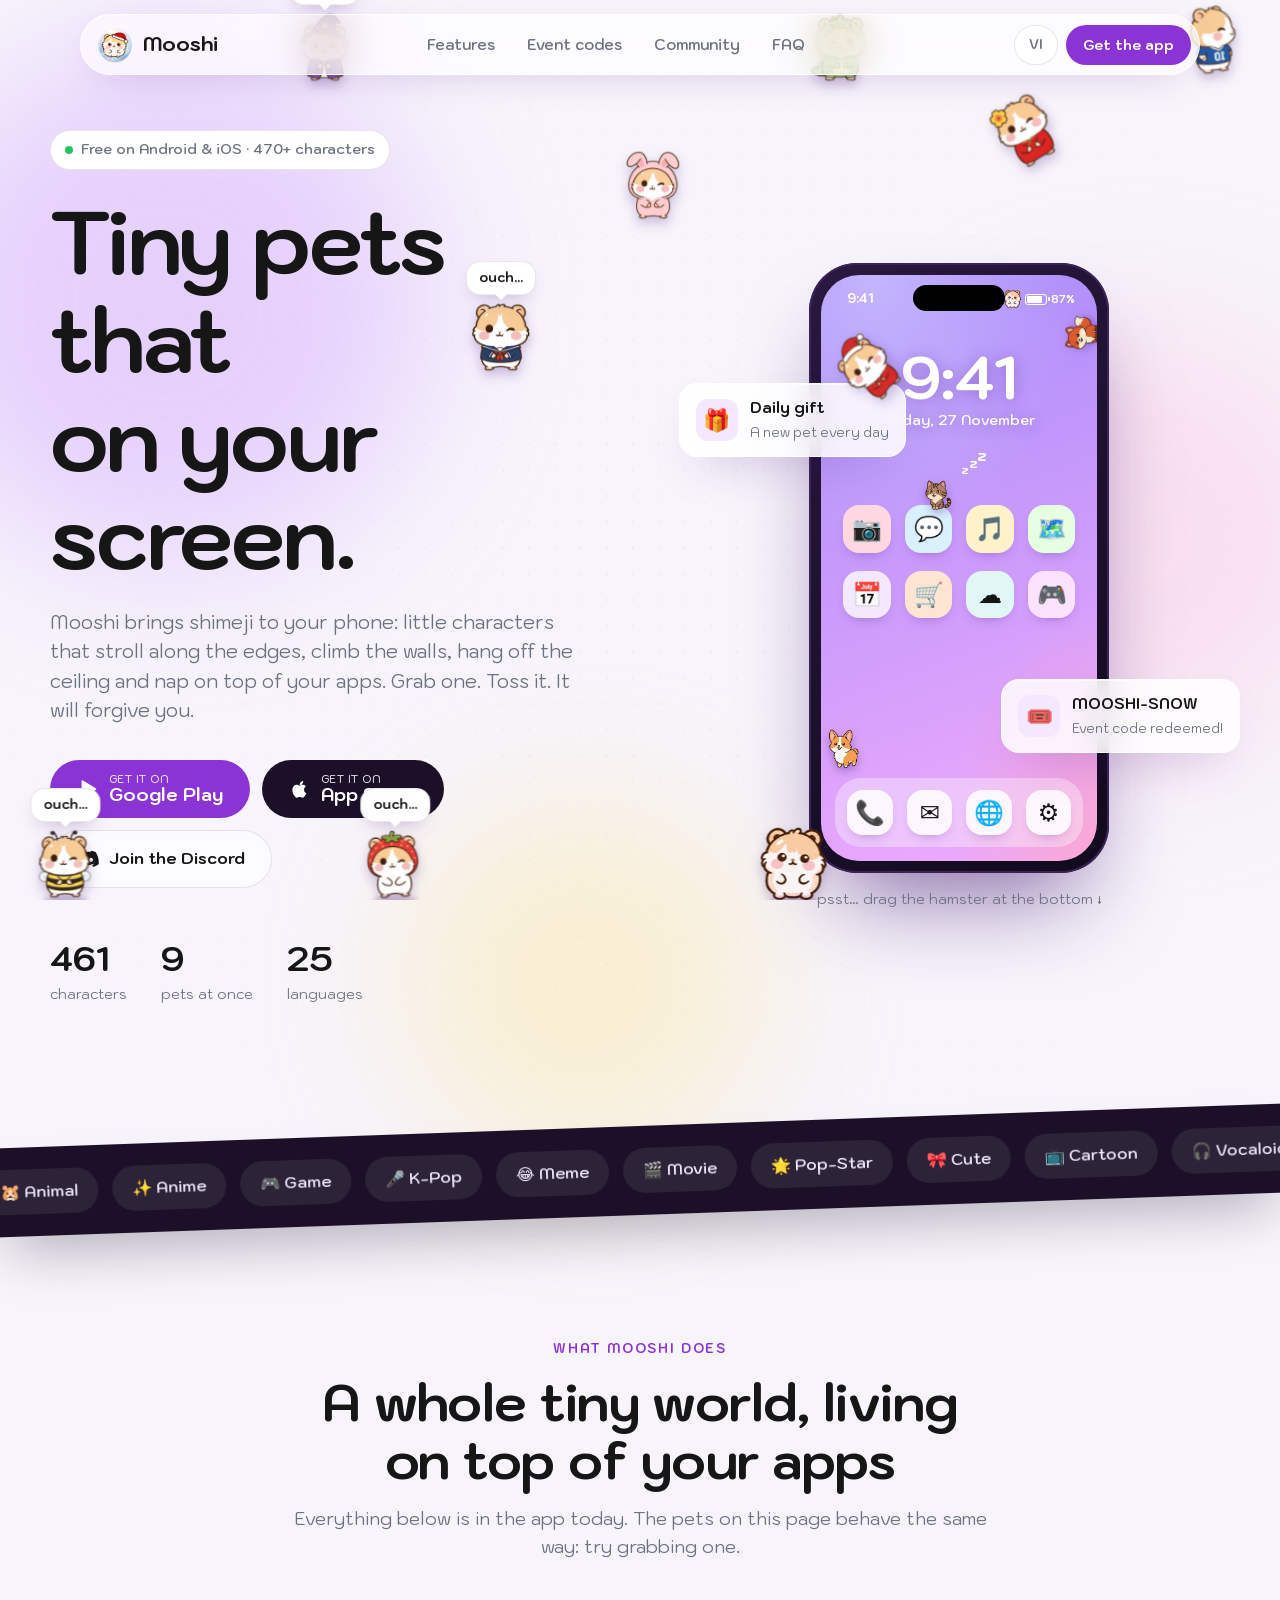
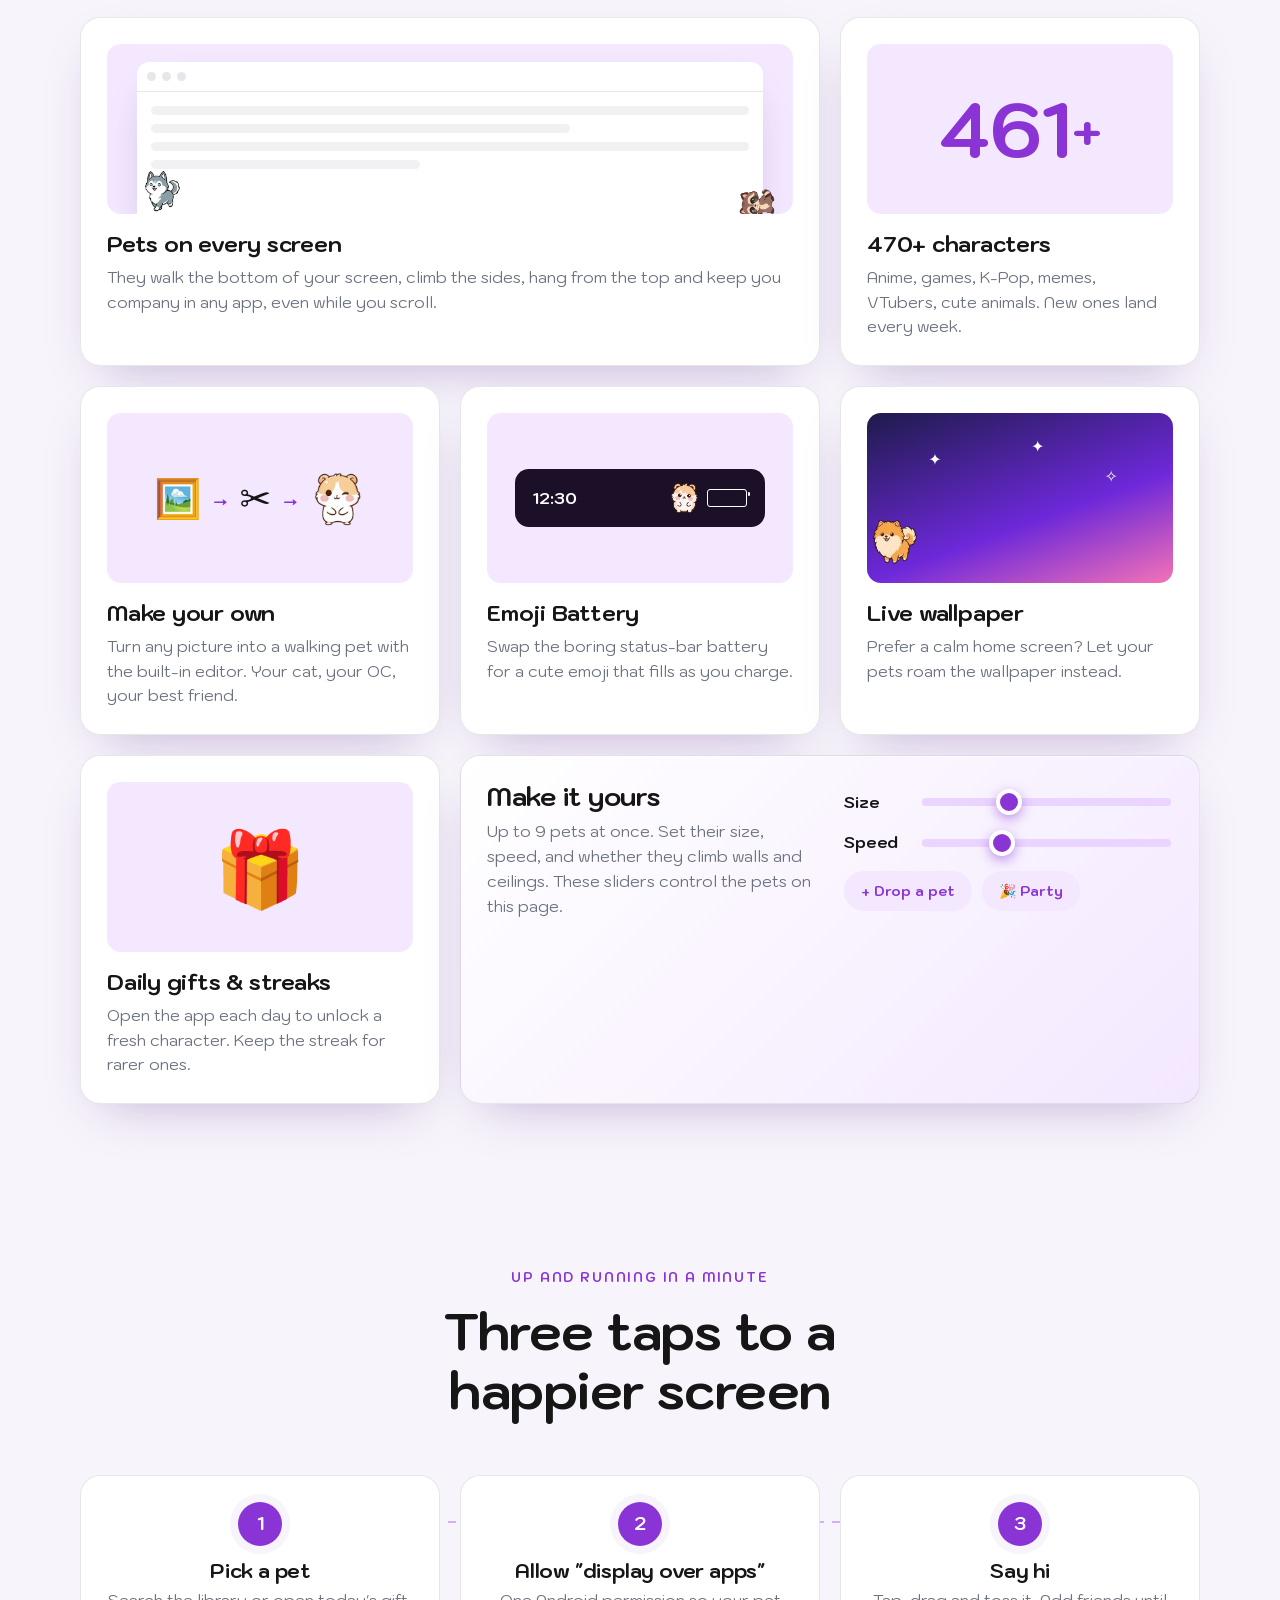
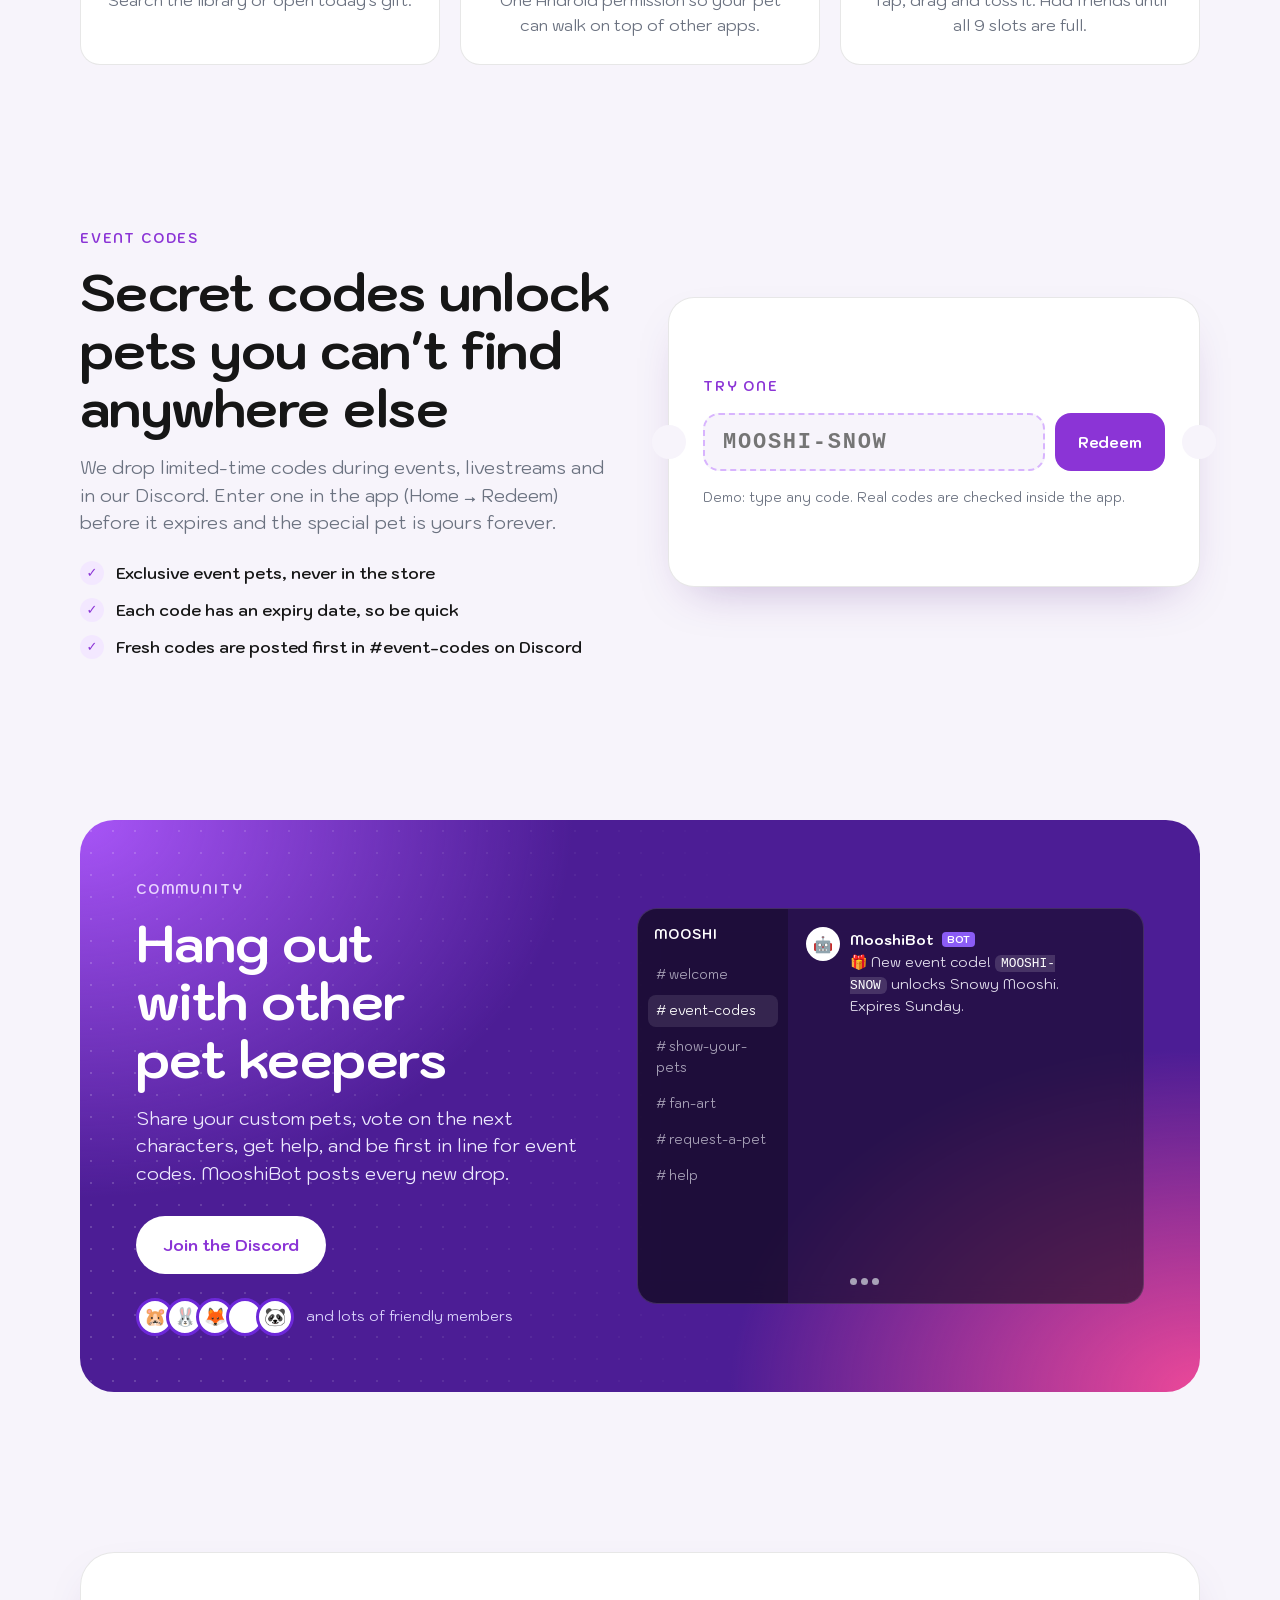
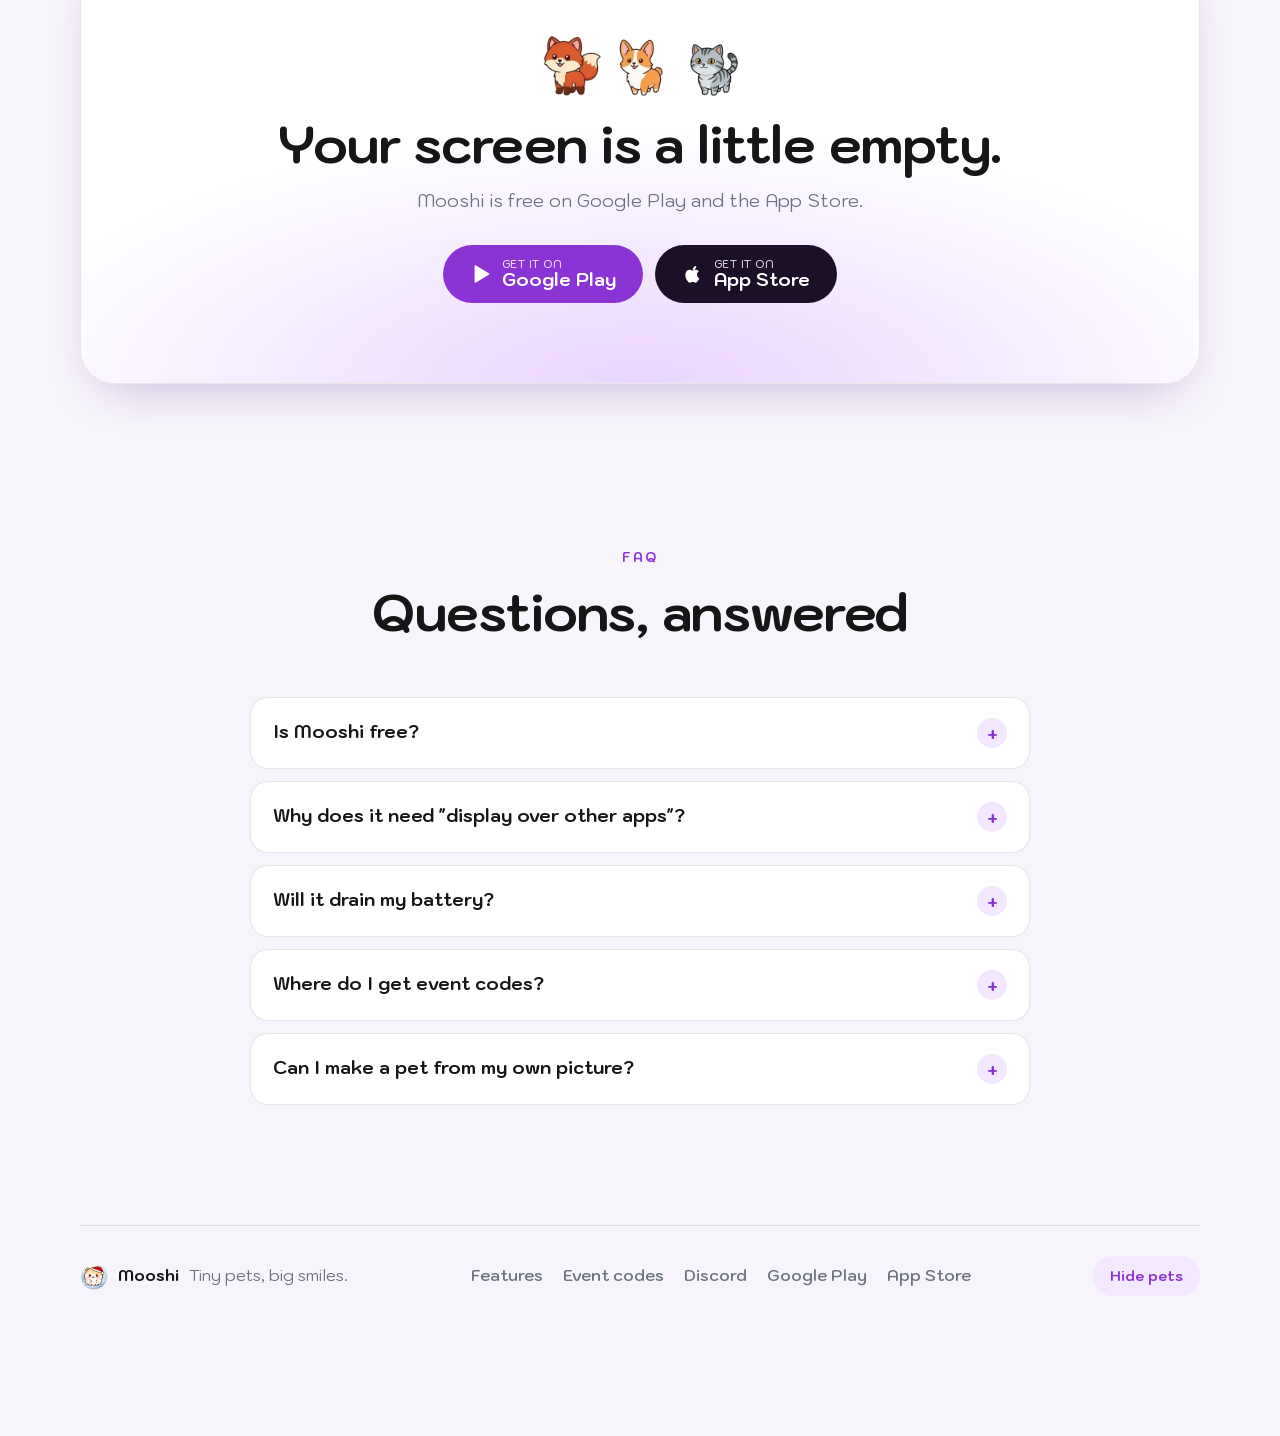
<file: index.html>
<!doctype html>
<html lang="en">
<head>
  <meta charset="utf-8" />
  <meta name="viewport" content="width=device-width, initial-scale=1, viewport-fit=cover" />
  <!-- Meta Pixel Code -->
  <script>
  !function(f,b,e,v,n,t,s)
  {if(f.fbq)return;n=f.fbq=function(){n.callMethod?
  n.callMethod.apply(n,arguments):n.queue.push(arguments)};
  if(!f._fbq)f._fbq=n;n.push=n;n.loaded=!0;n.version='2.0';
  n.queue=[];t=b.createElement(e);t.async=!0;
  t.src=v;s=b.getElementsByTagName(e)[0];
  s.parentNode.insertBefore(t,s)}(window, document,'script',
  'https://connect.facebook.net/en_US/fbevents.js');
  fbq('init', '1317464923124459');
  fbq('track', 'PageView');
  </script>
  <noscript><img height="1" width="1" style="display:none"
  src="https://www.facebook.com/tr?id=1317464923124459&ev=PageView&noscript=1"
  /></noscript>
  <!-- End Meta Pixel Code -->
  <title>Mooshi — Shimeji screen pets that live on your phone</title>
  <meta name="description" content="Mooshi puts tiny animated shimeji pets on your phone. 470+ characters, build your own, Emoji Battery, live wallpaper, event codes and a friendly Discord community. Free on Google Play and the App Store." />
  <meta name="theme-color" content="#8B34D6" />
  <meta property="og:title" content="Mooshi — Shimeji screen pets" />
  <meta property="og:description" content="Tiny pets that walk, climb and nap on your phone screen. Free on Google Play and the App Store." />
  <meta property="og:image" content="assets/icon.webp" />
  <link rel="icon" href="assets/icon.webp" type="image/webp" />
  <link rel="preconnect" href="https://fonts.googleapis.com" />
  <link rel="preconnect" href="https://fonts.gstatic.com" crossorigin />
  <link href="https://fonts.googleapis.com/css2?family=Kodchasan:wght@400;500;600;700&display=swap" rel="stylesheet" />
  <link rel="stylesheet" href="styles.css" />
</head>
<body>
  <!-- Live shimeji layer: mascots walk on the page, perch on [data-perch] elements and can be thrown. -->
  <div id="pet-layer" aria-hidden="true"></div>
  <div class="cursor-glow" aria-hidden="true"></div>

  <header class="nav" id="nav">
    <a class="brand" href="#top">
      <img src="assets/icon.webp" alt="" width="36" height="36" />
      <span>Mooshi</span>
    </a>
    <nav class="nav-links">
      <a href="#features" data-i18n="nav.features">Features</a>
      <a href="#codes" data-i18n="nav.codes">Event codes</a>
      <a href="#community" data-i18n="nav.community">Community</a>
      <a href="#faq" data-i18n="nav.faq">FAQ</a>
    </nav>
    <div class="nav-actions">
      <button class="lang" id="lang-toggle" type="button" aria-label="Switch language">VI</button>
      <a class="btn btn-primary btn-sm magnetic js-store" href="#" data-i18n="cta.get">Get the app</a>
    </div>
  </header>

  <main id="top">
    <!-- HERO -->
    <section class="hero">
      <div class="blob b1"></div><div class="blob b2"></div><div class="blob b3"></div>
      <div class="grain"></div>

      <div class="hero-copy">
        <span class="pill reveal"><span class="dot"></span><span data-i18n="hero.pill">Free on Android &amp; iOS · 470+ characters</span></span>
        <h1 class="reveal">
          <span data-i18n="hero.t1">Tiny pets that</span>
          <span class="rotator" aria-live="polite"><span class="rot-word grad" data-rot="walk">walk</span></span>
          <br /><span data-i18n="hero.t2">on your screen.</span>
        </h1>
        <p class="lead reveal" data-i18n="hero.lead">Mooshi brings shimeji to your phone: little characters that stroll along the edges, climb the walls, hang off the ceiling and nap on top of your apps. Grab one. Toss it. It will forgive you.</p>
        <div class="hero-cta reveal">
          <div class="store-row">
            <a class="btn btn-primary btn-lg magnetic js-play" href="#" data-perch>
              <svg class="play" viewBox="0 0 24 24" aria-hidden="true"><path d="M5 3.5v17a1 1 0 0 0 1.5.86l14-8.5a1 1 0 0 0 0-1.72l-14-8.5A1 1 0 0 0 5 3.5z"/></svg>
              <span><small data-i18n="cta.small">Get it on</small><b>Google Play</b></span>
            </a>
            <a class="btn btn-store btn-lg magnetic js-ios" href="#">
              <svg viewBox="0 0 24 24" aria-hidden="true"><path d="M16.37 12.72c-.03-2.35 1.92-3.48 2.01-3.54-1.1-1.6-2.8-1.82-3.4-1.84-1.45-.15-2.83.85-3.56.85-.74 0-1.87-.83-3.08-.81-1.58.02-3.04.92-3.86 2.34-1.65 2.86-.42 7.09 1.18 9.41.79 1.14 1.72 2.42 2.95 2.37 1.18-.05 1.63-.76 3.06-.76s1.83.76 3.08.74c1.27-.02 2.08-1.16 2.86-2.3.9-1.32 1.27-2.6 1.29-2.66-.03-.01-2.48-.95-2.53-3.8zM14.5 6.3c.65-.79 1.09-1.88.97-2.97-.94.04-2.08.63-2.75 1.42-.6.7-1.13 1.82-.99 2.89 1.05.08 2.12-.53 2.77-1.34z"/></svg>
              <span><small data-i18n="cta.small">Get it on</small><b>App Store</b></span>
            </a>
          </div>
          <a class="btn btn-ghost btn-lg magnetic js-discord" href="#" target="_blank" rel="noopener">
            <svg viewBox="0 0 24 24" aria-hidden="true"><path d="M20.3 4.4A19.6 19.6 0 0 0 15.5 3l-.6 1.2a18 18 0 0 0-5.8 0L8.5 3a19.6 19.6 0 0 0-4.8 1.4C.7 9 0 13.4.3 17.8A19.8 19.8 0 0 0 6.2 20.8l1.3-2.1a12.8 12.8 0 0 1-2-1l.5-.4a14 14 0 0 0 12 0l.5.4c-.6.4-1.3.7-2 1l1.3 2.1a19.7 19.7 0 0 0 5.9-3c.4-5.1-.7-9.5-3.4-13.4zM8.7 15.1c-1.2 0-2.1-1-2.1-2.3s.9-2.3 2.1-2.3 2.1 1.1 2.1 2.3-.9 2.3-2.1 2.3zm6.6 0c-1.2 0-2.1-1-2.1-2.3s.9-2.3 2.1-2.3 2.1 1.1 2.1 2.3-.9 2.3-2.1 2.3z"/></svg>
            <span data-i18n="cta.discord">Join the Discord</span>
          </a>
        </div>
        <ul class="stats reveal">
          <li><b data-count="470" data-suffix="+">0</b><span data-i18n="stat.chars">characters</span></li>
          <li><b data-count="9">0</b><span data-i18n="stat.slots">pets at once</span></li>
          <li><b data-count="25" data-suffix="+">0</b><span data-i18n="stat.langs">languages</span></li>
        </ul>
      </div>

      <div class="hero-visual reveal">
        <div class="phone tilt" data-perch>
          <div class="phone-notch"></div>
          <div class="phone-screen">
            <div class="statusbar">
              <span>9:41</span>
              <span class="battery-emoji"><img src="assets/sprites/s0.webp" alt="" /><i class="batt"><i></i></i><em>87%</em></span>
            </div>
            <div class="clock"><b>9:41</b><span data-i18n="phone.date">Friday, 27 November</span></div>
            <div class="app-grid">
              <i style="--c:#ffd7e0">📷</i><i style="--c:#d9f0ff">💬</i><i style="--c:#fff1c9">🎵</i><i style="--c:#e6ffe0">🗺️</i>
              <i style="--c:#f3e8ff">📅</i><i style="--c:#ffe4d1">🛒</i><i style="--c:#e0f7f5">☁️</i><i style="--c:#fde2ff">🎮</i>
            </div>
            <!-- mini shimeji living inside the phone -->
            <div class="mini m-walk"><img src="assets/sprites/skins/corgi/stand.webp" alt="" /></div>
            <div class="mini m-sit"><img src="assets/sprites/skins/tabby/sit.webp" alt="" /><span class="zz">z<b>z</b><i>z</i></span></div>
            <div class="mini m-hang"><img src="assets/sprites/skins/fox/stand.webp" alt="" /></div>
            <div class="dock"><i>📞</i><i>✉️</i><i>🌐</i><i>⚙️</i></div>
          </div>
        </div>
        <div class="float-card fc1 tilt"><span class="emoji">🎁</span><div><b data-i18n="fc.gift">Daily gift</b><small data-i18n="fc.giftsub">A new pet every day</small></div></div>
        <div class="float-card fc2 tilt"><span class="emoji">🎟️</span><div><b>MOOSHI-SNOW</b><small data-i18n="fc.codesub">Event code redeemed!</small></div></div>
        <div class="hint" data-i18n="hero.hint">psst… drag the hamster at the bottom ↓</div>
      </div>
    </section>

    <!-- MARQUEE -->
    <section class="marquee" aria-label="Character categories">
      <div class="track">
        <span>🐹 Animal</span><span>✨ Anime</span><span>🎮 Game</span><span>🎤 K-Pop</span><span>😂 Meme</span><span>🎬 Movie</span><span>🌟 Pop-Star</span><span>🎀 Cute</span><span>📺 Cartoon</span><span>🎧 Vocaloid</span><span>🎥 VTuber</span><span>👻 Creepypasta</span><span>🤖 Robots</span>
        <span>🐹 Animal</span><span>✨ Anime</span><span>🎮 Game</span><span>🎤 K-Pop</span><span>😂 Meme</span><span>🎬 Movie</span><span>🌟 Pop-Star</span><span>🎀 Cute</span><span>📺 Cartoon</span><span>🎧 Vocaloid</span><span>🎥 VTuber</span><span>👻 Creepypasta</span><span>🤖 Robots</span>
      </div>
    </section>

    <!-- FEATURES -->
    <section class="section" id="features">
      <header class="section-head reveal">
        <span class="eyebrow" data-i18n="feat.eyebrow">What Mooshi does</span>
        <h2 data-i18n="feat.title">A whole tiny world, living on top of your apps</h2>
        <p data-i18n="feat.sub">Everything below is in the app today. The pets on this page behave the same way: try grabbing one.</p>
      </header>

      <div class="bento">
        <article class="card c-wide tilt reveal" data-perch>
          <div class="card-art art-overlay">
            <div class="mini-browser">
              <div class="mb-bar"><i></i><i></i><i></i></div>
              <div class="mb-lines"><i></i><i></i><i></i><i></i></div>
              <img class="mb-pet walk-x" src="assets/sprites/skins/husky/w1.webp" alt="" />
              <img class="mb-pet climb" src="assets/sprites/skins/raccoon/stand.webp" alt="" />
            </div>
          </div>
          <h3 data-i18n="f1.t">Pets on every screen</h3>
          <p data-i18n="f1.d">They walk the bottom of your screen, climb the sides, hang from the top and keep you company in any app, even while you scroll.</p>
        </article>

        <article class="card tilt reveal" data-perch>
          <div class="card-art art-count"><b data-count="470">0</b><span>+</span></div>
          <h3 data-i18n="f2.t">470+ characters</h3>
          <p data-i18n="f2.d">Anime, games, K-Pop, memes, VTubers, cute animals. New ones land every week.</p>
        </article>

        <article class="card tilt reveal" data-perch>
          <div class="card-art art-create">
            <span class="step s1">🖼️</span><span class="arrow">→</span><span class="step s2">✂️</span><span class="arrow">→</span><img class="step s3" src="assets/sprites/skins/mooshi/stand.webp" alt="" />
          </div>
          <h3 data-i18n="f3.t">Make your own</h3>
          <p data-i18n="f3.d">Turn any picture into a walking pet with the built-in editor. Your cat, your OC, your best friend.</p>
        </article>

        <article class="card tilt reveal" data-perch>
          <div class="card-art art-battery">
            <div class="sb"><span>12:30</span><span class="sb-r"><img src="assets/sprites/s0.webp" alt="" /><i class="batt big"><i class="fill"></i></i></span></div>
          </div>
          <h3 data-i18n="f4.t">Emoji Battery</h3>
          <p data-i18n="f4.d">Swap the boring status-bar battery for a cute emoji that fills as you charge.</p>
        </article>

        <article class="card tilt reveal" data-perch>
          <div class="card-art art-wall">
            <div class="wall"><img src="assets/sprites/skins/pom/stand.webp" alt="" /><span class="star s-a">✦</span><span class="star s-b">✧</span><span class="star s-c">✦</span></div>
          </div>
          <h3 data-i18n="f5.t">Live wallpaper</h3>
          <p data-i18n="f5.d">Prefer a calm home screen? Let your pets roam the wallpaper instead.</p>
        </article>

        <article class="card tilt reveal" data-perch>
          <div class="card-art art-gift"><span class="gift">🎁</span><span class="burst">✨</span></div>
          <h3 data-i18n="f6.t">Daily gifts &amp; streaks</h3>
          <p data-i18n="f6.d">Open the app each day to unlock a fresh character. Keep the streak for rarer ones.</p>
        </article>

        <article class="card c-wide tune reveal" data-perch>
          <div class="tune-row">
            <div>
              <h3 data-i18n="f7.t">Make it yours</h3>
              <p data-i18n="f7.d">Up to 9 pets at once. Set their size, speed, and whether they climb walls and ceilings. These sliders control the pets on this page.</p>
            </div>
            <div class="controls">
              <label><span data-i18n="ctl.size">Size</span><input type="range" id="ctl-size" min="48" max="120" value="72" /></label>
              <label><span data-i18n="ctl.speed">Speed</span><input type="range" id="ctl-speed" min="0.4" max="2.4" step="0.1" value="1" /></label>
              <div class="ctl-buttons">
                <button class="btn btn-soft btn-sm" id="ctl-add" type="button" data-i18n="ctl.add">+ Drop a pet</button>
                <button class="btn btn-soft btn-sm" id="ctl-party" type="button" data-i18n="ctl.party">🎉 Party</button>
              </div>
            </div>
          </div>
        </article>
      </div>
    </section>

    <!-- HOW -->
    <section class="section how" id="how">
      <header class="section-head reveal">
        <span class="eyebrow" data-i18n="how.eyebrow">Up and running in a minute</span>
        <h2 data-i18n="how.title">Three taps to a happier screen</h2>
      </header>
      <ol class="steps">
        <li class="reveal" data-perch><span class="num">1</span><h3 data-i18n="how.1t">Pick a pet</h3><p data-i18n="how.1d">Search the library or open today's gift.</p></li>
        <li class="reveal" data-perch><span class="num">2</span><h3 data-i18n="how.2t">Allow "display over apps"</h3><p data-i18n="how.2d">One Android permission so your pet can walk on top of other apps.</p></li>
        <li class="reveal" data-perch><span class="num">3</span><h3 data-i18n="how.3t">Say hi</h3><p data-i18n="how.3d">Tap, drag and toss it. Add friends until all 9 slots are full.</p></li>
      </ol>
    </section>

    <!-- EVENT CODES -->
    <section class="section codes" id="codes">
      <div class="codes-grid">
        <div class="codes-copy reveal">
          <span class="eyebrow" data-i18n="codes.eyebrow">Event codes</span>
          <h2 data-i18n="codes.title">Secret codes unlock pets you can't find anywhere else</h2>
          <p data-i18n="codes.d">We drop limited-time codes during events, livestreams and in our Discord. Enter one in the app (Home → Redeem) before it expires and the special pet is yours forever.</p>
          <ul class="ticks">
            <li data-i18n="codes.l1">Exclusive event pets, never in the store</li>
            <li data-i18n="codes.l2">Each code has an expiry date, so be quick</li>
            <li data-i18n="codes.l3">Fresh codes are posted first in #event-codes on Discord</li>
          </ul>
        </div>

        <div class="redeem reveal" data-perch>
          <div class="ticket" id="ticket">
            <div class="ticket-front">
              <span class="ticket-label" data-i18n="codes.try">Try one</span>
              <form id="redeem-form" autocomplete="off">
                <input id="redeem-input" maxlength="24" spellcheck="false" placeholder="MOOSHI-SNOW" aria-label="Event code" />
                <button class="btn btn-primary" type="submit" data-i18n="codes.btn">Redeem</button>
              </form>
              <small class="muted" data-i18n="codes.hint">Demo: type any code. Real codes are checked inside the app.</small>
            </div>
            <div class="ticket-back">
              <div class="reward">
                <div class="reward-art"><img src="assets/sprites/skins/fold/sit.webp" alt="" /><span class="snow">❄</span></div>
                <div>
                  <span class="badge" data-i18n="codes.badge">Event exclusive</span>
                  <h3 id="reward-name">Snowy Mooshi</h3>
                  <p class="muted"><span data-i18n="codes.exp">Code expires in</span> <b id="countdown">--</b></p>
                </div>
              </div>
              <div class="reward-actions">
                <a class="btn btn-primary" id="open-in-app" href="#" data-i18n="codes.open">Claim in the app</a>
                <button class="btn btn-ghost" id="ticket-reset" type="button" data-i18n="codes.again">Another code</button>
              </div>
            </div>
          </div>
        </div>
      </div>
    </section>

    <!-- COMMUNITY -->
    <section class="section community" id="community">
      <div class="comm-card reveal" data-perch>
        <div class="comm-copy">
          <span class="eyebrow light" data-i18n="comm.eyebrow">Community</span>
          <h2 data-i18n="comm.title">Hang out with other pet keepers</h2>
          <p data-i18n="comm.d">Share your custom pets, vote on the next characters, get help, and be first in line for event codes. MooshiBot posts every new drop.</p>
          <a class="btn btn-white btn-lg magnetic js-discord" href="#" target="_blank" rel="noopener" data-i18n="cta.discord">Join the Discord</a>
          <div class="avatars"><span>🐹</span><span>🐰</span><span>🦊</span><span>🐱</span><span>🐼</span><em data-i18n="comm.members">and lots of friendly members</em></div>
        </div>
        <div class="chat" aria-hidden="true">
          <div class="chat-side">
            <b>MOOSHI</b>
            <span># welcome</span><span class="on"># event-codes</span><span># show-your-pets</span><span># fan-art</span><span># request-a-pet</span><span># help</span>
          </div>
          <div class="chat-main">
            <div class="msg bot in"><i>🤖</i><div><b>MooshiBot <em>BOT</em></b><p data-i18n="chat.1">🎁 New event code! <code>MOOSHI-SNOW</code> unlocks Snowy Mooshi. Expires Sunday.</p></div></div>
            <div class="msg in"><i>🐰</i><div><b>bunbun</b><p data-i18n="chat.2">got it!! he's sliding down my wallpaper lol</p></div></div>
            <div class="msg in"><i>🦊</i><div><b>kit</b><p data-i18n="chat.3">made a pet of my dog with the editor, posting in #show-your-pets</p></div></div>
            <div class="msg bot in"><i>🤖</i><div><b>MooshiBot <em>BOT</em></b><p data-i18n="chat.4">🗳️ Vote for next week's character in #request-a-pet</p></div></div>
            <div class="typing"><i></i><i></i><i></i></div>
          </div>
        </div>
      </div>
    </section>

    <!-- DOWNLOAD -->
    <section class="section download" id="download">
      <div class="dl reveal" data-perch>
        <div class="dl-pets"><img src="assets/sprites/skins/fox/stand.webp" alt="" /><img src="assets/sprites/skins/corgi/stand.webp" alt="" /><img src="assets/sprites/skins/cat/stand.webp" alt="" /></div>
        <h2 data-i18n="dl.title">Your screen is a little empty.</h2>
        <p data-i18n="dl.d">Mooshi is free on Google Play and the App Store.</p>
        <div class="store-row">
          <a class="btn btn-primary btn-lg magnetic js-play" href="#">
            <svg class="play" viewBox="0 0 24 24" aria-hidden="true"><path d="M5 3.5v17a1 1 0 0 0 1.5.86l14-8.5a1 1 0 0 0 0-1.72l-14-8.5A1 1 0 0 0 5 3.5z"/></svg>
            <span><small data-i18n="cta.small">Get it on</small><b>Google Play</b></span>
          </a>
          <a class="btn btn-store btn-lg magnetic js-ios" href="#">
            <svg viewBox="0 0 24 24" aria-hidden="true"><path d="M16.37 12.72c-.03-2.35 1.92-3.48 2.01-3.54-1.1-1.6-2.8-1.82-3.4-1.84-1.45-.15-2.83.85-3.56.85-.74 0-1.87-.83-3.08-.81-1.58.02-3.04.92-3.86 2.34-1.65 2.86-.42 7.09 1.18 9.41.79 1.14 1.72 2.42 2.95 2.37 1.18-.05 1.63-.76 3.06-.76s1.83.76 3.08.74c1.27-.02 2.08-1.16 2.86-2.3.9-1.32 1.27-2.6 1.29-2.66-.03-.01-2.48-.95-2.53-3.8zM14.5 6.3c.65-.79 1.09-1.88.97-2.97-.94.04-2.08.63-2.75 1.42-.6.7-1.13 1.82-.99 2.89 1.05.08 2.12-.53 2.77-1.34z"/></svg>
            <span><small data-i18n="cta.small">Get it on</small><b>App Store</b></span>
          </a>
        </div>
      </div>
    </section>

    <!-- FAQ -->
    <section class="section faq" id="faq">
      <header class="section-head reveal"><span class="eyebrow">FAQ</span><h2 data-i18n="faq.title">Questions, answered</h2></header>
      <div class="faq-list">
        <details class="reveal"><summary data-i18n="q1">Is Mooshi free?</summary><p data-i18n="a1">Yes. Most pets are free. Some premium characters can be unlocked by watching a short ad or with Premium, which also removes ads.</p></details>
        <details class="reveal"><summary data-i18n="q2">Why does it need "display over other apps"?</summary><p data-i18n="a2">That Android permission is what lets a pet walk on top of other apps. Mooshi does not read what is on your screen.</p></details>
        <details class="reveal"><summary data-i18n="q3">Will it drain my battery?</summary><p data-i18n="a3">Pets are lightweight sprites. There is a battery saver in Settings that pauses them when your phone is low.</p></details>
        <details class="reveal"><summary data-i18n="q4">Where do I get event codes?</summary><p data-i18n="a4">In #event-codes on our Discord, during livestreams and at events. Open the app, tap Redeem on Home and type the code before it expires.</p></details>
        <details class="reveal"><summary data-i18n="q5">Can I make a pet from my own picture?</summary><p data-i18n="a5">Yes. Tap Create on Home, pick your images and the editor turns them into a walking, climbing pet.</p></details>
      </div>
    </section>
  </main>

  <footer class="footer">
    <div class="foot-brand"><img src="assets/icon.webp" alt="" width="28" height="28" /><b>Mooshi</b><span data-i18n="foot.tag">Tiny pets, big smiles.</span></div>
    <div class="foot-links">
      <a href="#features" data-i18n="nav.features">Features</a>
      <a href="#codes" data-i18n="nav.codes">Event codes</a>
      <a class="js-discord" href="#" target="_blank" rel="noopener">Discord</a>
      <a class="js-play" href="#">Google Play</a>
      <a class="js-ios" href="#">App Store</a>
    </div>
    <div class="pet-toggle">
      <button class="btn btn-soft btn-sm" id="pets-toggle" type="button" data-i18n="foot.hide">Hide pets</button>
    </div>
  </footer>

  <script src="config.js"></script>
  <script src="i18n.js"></script>
  <script src="shimeji.js"></script>
  <script src="app.js"></script>
</body>
</html>
</file>
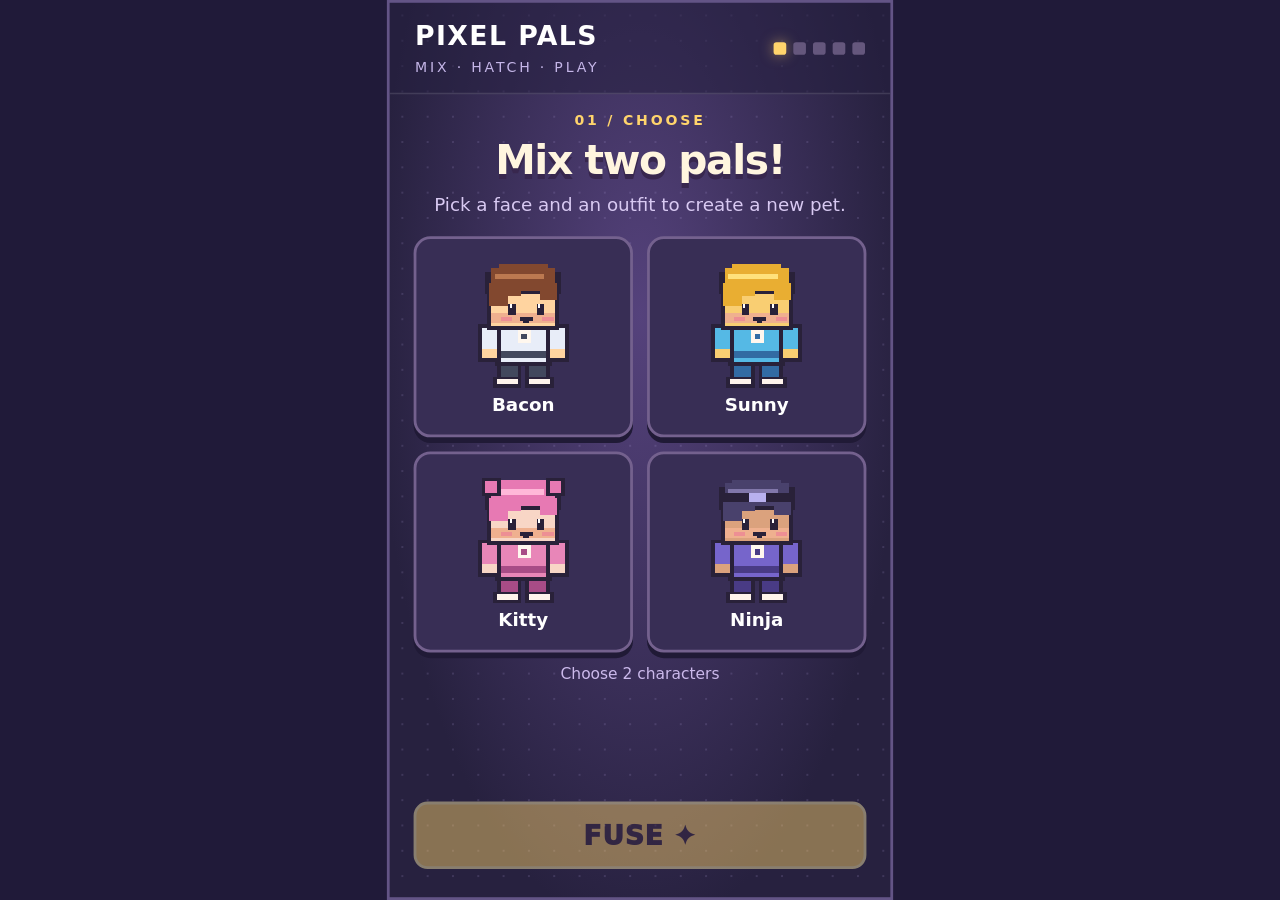
<file: pixel_pals_preview.html>
<!doctype html><html lang="en"><head><meta charset="utf-8"><meta name="viewport" content="width=device-width,initial-scale=1,maximum-scale=1,user-scalable=no"><meta name="ad.size" content="width=320,height=480"><title>Pixel Pals • Mix & Hatch</title><style>
*{box-sizing:border-box}html,body{margin:0;width:100%;height:100%;overflow:hidden;background:#201a39;font-family:system-ui,sans-serif;color:#fff;touch-action:manipulation}button{font:inherit;cursor:pointer;color:inherit;touch-action:manipulation}#wrap{position:absolute;inset:0;display:grid;place-items:center}#game{width:360px;height:640px;position:relative;overflow:hidden;transform-origin:center;background:radial-gradient(ellipse at 50% 35%,#55427c,#27213f 75%);border:2px solid #635486}#game:before{content:'';position:absolute;inset:0;background-image:radial-gradient(#b9a8e52a 1px,transparent 1px);background-size:18px 18px;pointer-events:none}header{position:absolute;top:0;left:0;right:0;height:65px;padding:13px 18px;display:flex;align-items:center;justify-content:space-between;border-bottom:1px solid #ffffff20;background:#251e3e88}header b{font-size:19px;letter-spacing:1px}header small{color:#c5b6e8;font-size:10px;letter-spacing:2px}.steps{display:flex;gap:5px}.steps i{width:9px;height:9px;background:#65577d;border-radius:2px}.steps i.on{background:#ffd46c;box-shadow:0 0 9px #ffd46c88}main{position:absolute;inset:78px 17px 75px;text-align:center}h1{font-size:29px;line-height:1.08;margin:8px 0;color:#fff5df;letter-spacing:-1px;text-shadow:0 3px #38274e}p{margin:8px 0;color:#d8c9f2;font-size:13px}.eyebrow{font-size:10px;letter-spacing:2px;color:#ffd46c;font-weight:800}.grid{display:grid;grid-template-columns:1fr 1fr;gap:10px;margin-top:15px}.card{height:143px;background:#382e55;border:2px solid #74618e;border-radius:12px;position:relative;display:flex;flex-direction:column;align-items:center;justify-content:center;box-shadow:0 4px #201a36}.card.active{border-color:#ffd46c;background:#554166;box-shadow:0 4px #a97835}.card img{width:86px;height:96px;object-fit:contain;image-rendering:pixelated}.card b{font-size:13px}.card em{position:absolute;right:8px;top:6px;color:#ffd46c;font-style:normal}.cta{background:#ffd46c;color:#39263d;border:2px solid #fff0a9;border-radius:10px;box-shadow:0 5px #b97936;font-weight:1000;font-size:19px;min-height:48px;width:100%;letter-spacing:.5px}.cta:disabled{opacity:.45;box-shadow:none}.bottom{position:absolute;bottom:20px;left:17px;right:17px}.hint{font-size:11px;color:#cbb9eb;margin:9px 0}.sprite{image-rendering:pixelated;object-fit:contain}.arena{height:270px;display:flex;align-items:center;justify-content:center;gap:10px;position:relative}.orb{position:absolute;width:235px;height:235px;border-radius:50%;background:radial-gradient(#e3b5ff66,transparent 70%);animation:pulse 1s infinite alternate}.fuseleft{animation:left .85s forwards}.fuseright{animation:right .85s forwards}@keyframes left{to{transform:translateX(55px) scale(.3);opacity:0}}@keyframes right{to{transform:translateX(-55px) scale(.3);opacity:0}}@keyframes pulse{to{transform:scale(1.15);opacity:.65}}.egg{border:0;background:none;width:220px;height:270px;position:relative;margin:12px auto;display:block}.egg svg{width:100%;height:100%;filter:drop-shadow(0 10px 0 #211a3d66)}.shake{animation:shake .23s}@keyframes shake{25%{transform:rotate(-9deg) scale(.96)}75%{transform:rotate(8deg) scale(1.04)}}.bar{height:16px;border:2px solid #9d87bd;border-radius:5px;background:#201a39;overflow:hidden;margin:12px 25px}.bar i{display:block;height:100%;background:linear-gradient(90deg,#f5a6d9,#ffd46c);transition:width .16s}.tools{display:flex;justify-content:center;gap:8px}.tools button{background:#3d325c;border:2px solid #77638f;border-radius:8px;width:65px;height:47px;font-size:24px}.tools button.active{border-color:#ffd46c}.reward{position:relative;height:290px;display:grid;place-items:center}.reward img{width:180px;height:205px;z-index:1;animation:pop .55s both}@keyframes pop{0%{transform:scale(.15)}75%{transform:scale(1.12)}100%{transform:scale(1)}}.particle{position:absolute;width:7px;height:7px;background:var(--c);left:50%;top:50%;animation:burst 1s ease-out both;pointer-events:none}@keyframes burst{to{transform:translate(var(--x),var(--y)) rotate(240deg);opacity:0}}.phone{width:222px;height:330px;margin:12px auto;background:linear-gradient(145deg,#b1a3e8,#f1b5d3);border:7px solid #211a36;border-radius:24px;position:relative;overflow:hidden;touch-action:none;color:#332746;box-shadow:0 6px #17132b}.icons{display:grid;grid-template-columns:repeat(3,1fr);gap:13px;padding:17px}.icons span{background:#fff9;border-radius:10px;height:40px;display:grid;place-items:center;font-size:21px}.pet{position:absolute;width:82px;height:92px;touch-action:none;cursor:grab;z-index:2}.dock{position:absolute;bottom:8px;left:15px;right:15px;height:38px;border-radius:12px;background:#ffffff66;display:flex;justify-content:space-around;align-items:center}.tag{display:inline-block;background:#ffd46c;color:#39263d;font-size:11px;font-weight:900;padding:5px 12px;border-radius:4px;letter-spacing:1px}.float{animation:float .7s infinite alternate ease-in-out}@keyframes float{to{transform:translateY(-7px)}}#toast{position:absolute;bottom:78px;left:20px;right:20px;background:#211a39;padding:10px;border-radius:8px;font-size:12px;text-align:center;display:none;z-index:10}
</style></head><body><div id="wrap"><div id="game"><header><div><b>PIXEL PALS</b><br><small>MIX · HATCH · PLAY</small></div><div class="steps" id="steps"></div></header><main id="main"></main><div class="bottom" id="bottom"></div><div id="toast"></div></div></div><script>
const $=id=>document.getElementById(id),main=$('main'),bottom=$('bottom');let picks=[],hits=0,tool=0,scene=0,timer=0,walk=0;const names=['Bacon','Sunny','Kitty','Ninja'];const ASSETS={"c303.png": "[data-uri]", "c333.png": "[data-uri]", "c000.png": "[data-uri]", "c102.png": "[data-uri]", "c020.png": "[data-uri]", "c002.png": "[data-uri]", "c322.png": "[data-uri]", "c023.png": "[data-uri]", "c213.png": "[data-uri]", "c030.png": "[data-uri]", "c300.png": "[data-uri]", "c113.png": "[data-uri]", "c031.png": "[data-uri]", "c032.png": "[data-uri]", "c132.png": "[data-uri]", "c003.png": "[data-uri]", "c111.png": "[data-uri]", "c312.png": "[data-uri]", "c100.png": "[data-uri]", "c310.png": "[data-uri]", "c223.png": "[data-uri]", "c122.png": "[data-uri]", "c222.png": "[data-uri]", "c230.png": "[data-uri]", "c311.png": "[data-uri]", "c323.png": "[data-uri]", "c022.png": "[data-uri]", "c103.png": "[data-uri]", "c232.png": "[data-uri]", "c001.png": "[data-uri]", "c220.png": "[data-uri]", "c110.png": "[data-uri]", "c211.png": "[data-uri]", "c203.png": "[data-uri]", "c233.png": "[data-uri]", "c112.png": "[data-uri]", "c231.png": "[data-uri]", "c210.png": "[data-uri]", "c010.png": "[data-uri]", "c133.png": "[data-uri]", "c330.png": "[data-uri]", "c120.png": "[data-uri]", "c212.png": "[data-uri]", "c321.png": "[data-uri]", "c013.png": "[data-uri]", "c201.png": "[data-uri]", "c021.png": "[data-uri]", "c101.png": "[data-uri]", "c302.png": "[data-uri]", "c313.png": "[data-uri]", "c202.png": "[data-uri]", "c123.png": "[data-uri]", "c033.png": "[data-uri]", "c221.png": "[data-uri]", "c121.png": "[data-uri]", "c301.png": "[data-uri]", "c332.png": "[data-uri]", "c011.png": "[data-uri]", "c131.png": "[data-uri]", "c130.png": "[data-uri]", "c320.png": "[data-uri]", "c200.png": "[data-uri]", "c331.png": "[data-uri]", "c012.png": "[data-uri]"};const src=(h,b,f=0)=>ASSETS[`c${h}${b}${f}.png`];const img=(h,b,f=0,cls='sprite',style='')=>`<img draggable="false" class="${cls}" style="${style}" src="${src(h,b,f)}" alt="">`;function resize(){let s=Math.min(innerWidth/360,innerHeight/640);$('game').style.transform=`scale(${s})`};addEventListener('resize',resize);resize();function set(n){scene=n;clearTimeout(timer);clearInterval(walk);$('steps').innerHTML=Array.from({length:5},(_,i)=>`<i class="${i<=n?'on':''}"></i>`).join('');bottom.innerHTML=''}function button(text,fn,disabled=false){bottom.innerHTML=`<button class="cta" ${disabled?'disabled':''}>${text}</button>`;bottom.firstChild.onclick=fn}function selection(){set(0);picks=[];main.innerHTML=`<div class="eyebrow">01 / CHOOSE</div><h1>Mix two pals!</h1><p>Pick a face and an outfit to create a new pet.</p><div class="grid">${names.map((n,i)=>`<button class="card" data-i="${i}">${img(i,i)}<b>${n}</b><em></em></button>`).join('')}</div><div class="hint" id="sel">Choose 2 characters</div>`;button('FUSE  ✦',fusion,true);main.querySelectorAll('.card').forEach(c=>c.onclick=()=>{let i=+c.dataset.i;if(picks.includes(i))picks=picks.filter(x=>x!==i);else if(picks.length<2)picks.push(i);else picks=[picks[1],i];main.querySelectorAll('.card').forEach(e=>{let j=picks.indexOf(+e.dataset.i);e.classList.toggle('active',j>=0);e.querySelector('em').textContent=j<0?'':j===0?'FACE ✓':'OUTFIT ✓'});$('sel').textContent=picks.length+'/2 selected';bottom.firstChild.disabled=picks.length!==2})}function fusion(){if(picks.length!==2)return;set(1);main.innerHTML=`<div class="eyebrow">02 / FUSION</div><h1>Magic in motion!</h1><p>Combining your two pixel pals...</p><div class="arena"><div class="orb"></div>${img(picks[0],picks[0],0,'sprite fuseleft','width:125px')}${img(picks[1],picks[1],0,'sprite fuseright','width:125px')}</div><div class="tag">FUSING ✦</div>`;timer=setTimeout(hatch,1000)}
const cracks=['','M100 18l-9 35 19 14','M100 18l-9 35 19 14-20 30 24 20','M100 18l-9 35 19 14-20 30 24 20-20 33 M90 97l-27 13-20-10','M100 18l-9 35 19 14-20 30 24 20-20 33 14 45 M90 97l-27 13-20-10 M114 117l30-20 24 10','M100 18l-9 35 19 14-20 30 24 20-20 33 14 45 M90 97l-27 13-20-10 M114 117l30-20 24 10 M94 150l-31 20'];function hatch(){set(2);hits=0;tool=0;main.innerHTML=`<div class="eyebrow">03 / HATCH</div><h1>Crack the egg!</h1><p>Tap five times to meet your new pal.</p><button class="egg float" id="egg" aria-label="Tap egg"><svg viewBox="0 0 200 230"><defs><linearGradient id="eg" x2="1" y2="1"><stop stop-color="#fff0ba"/><stop offset=".45" stop-color="#e7a6e8"/><stop offset="1" stop-color="#8b7ee5"/></linearGradient></defs><ellipse cx="100" cy="213" rx="67" ry="9" fill="#1d1633" opacity=".5"/><path d="M100 10C60 10 20 91 20 144S53 207 100 207 180 183 180 144 140 10 100 10Z" fill="url(#eg)" stroke="#302346" stroke-width="6"/><path d="M56 65h14v14h14v14H70v14H56V93H42V79h14zM125 132h15v15h15v15h-15v15h-15v-15h-15v-15h15z" fill="#fff1a6"/><path d="M130 54h12v12h-12zM48 143h13v13H48zM83 176h12v12H83z" fill="#fff" opacity=".7"/><path id="crack" fill="none" stroke="#39264b" stroke-width="5" stroke-linejoin="miter"/></svg></button><div class="tag" id="count">0 / 5 TAPS</div><div class="bar"><i id="progress" style="width:0"></i></div><div class="tools"><button class="active" aria-label="Hammer">🔨</button><button aria-label="Axe">🪓</button><button aria-label="Magic">✦</button></div>`;main.querySelectorAll('.tools button').forEach((b,i)=>b.onclick=()=>{tool=i;main.querySelectorAll('.tools button').forEach((e,j)=>e.classList.toggle('active',i===j))});$('egg').onclick=()=>{if(scene!==2||hits>=5)return;hits++;$('egg').className='egg';void $('egg').offsetWidth;$('egg').className='egg shake';$('crack').setAttribute('d',cracks[hits]);$('count').textContent=hits+' / 5 TAPS';$('progress').style.width=hits*20+'%';if(hits===5){$('egg').disabled=true;timer=setTimeout(reward,300)}}}function particles(){return Array.from({length:26},(_,i)=>`<i class="particle" style="--x:${Math.cos(i*2.4)*(70+i%5*20)}px;--y:${Math.sin(i*2.4)*(70+i%5*20)}px;--c:${['#ffd46c','#f5a6d9','#a5e5f5'][i%3]}"></i>`).join('')}function reward(){set(3);main.innerHTML=`<div class="eyebrow">04 / REVEAL</div><h1>New pal unlocked!</h1><p>Your custom fusion is ready.</p><div class="reward"><div class="orb"></div>${particles()}${img(picks[0],picks[1])}</div><div class="tag">✦ ${names[picks[0]].toUpperCase()} × ${names[picks[1]].toUpperCase()} ✦</div>`;button('PLAY WITH MY PAL',phone)}function phone(){set(4);main.innerHTML=`<div class="eyebrow">05 / PLAY</div><h1>Meet your screen pet!</h1><p>Drag your pal around the demo home screen.</p><div class="phone" id="phone"><div style="font-weight:800;padding-top:10px">9:41</div><div class="icons">${['✉','♫','☀','▣','♥','⚙','☎','◈','✿'].map(x=>`<span>${x}</span>`).join('')}</div><div class="dock">●　◆　■</div>${img(picks[0],picks[1],0,'sprite pet','left:65px;top:190px')}</div><div class="hint" id="dragHint">Touch & drag your pal</div>`;button('HATCH NOW  →',exitAd);let pet=main.querySelector('.pet'),ph=$('phone'),drag=false,dx=0,dy=0,f=0;walk=setInterval(()=>{if(!drag)pet.src=src(picks[0],picks[1],++f%4)},180);pet.onpointerdown=e=>{drag=true;let r=pet.getBoundingClientRect(),s=ph.getBoundingClientRect().width/ph.offsetWidth;dx=(e.clientX-r.left)/s;dy=(e.clientY-r.top)/s;pet.setPointerCapture(e.pointerId);$('dragHint').textContent='Nice! Your pal follows your touch.'};pet.onpointermove=e=>{if(!drag)return;let r=ph.getBoundingClientRect(),s=r.width/ph.offsetWidth;pet.style.left=Math.max(0,Math.min(ph.clientWidth-82,(e.clientX-r.left)/s-dx-7))+'px';pet.style.top=Math.max(0,Math.min(ph.clientHeight-92,(e.clientY-r.top)/s-dy-7))+'px'};pet.onpointerup=pet.onpointercancel=()=>drag=false}function exitAd(){if(window.ExitApi&&typeof ExitApi.exit==='function'){ExitApi.exit();return}let t=$('toast');t.textContent='Preview: install CTA triggered';t.style.display='block';setTimeout(()=>t.style.display='none',1800)}selection();
</script></body></html>
</file>
<file: styles.css>
/* Mooshi landing — tokens mirror app/src/main/res/values/colors.xml (see Design.md). */
:root {
  --brand: #8b34d6;
  --brand-2: #b06cf0;
  --brand-soft: #f3e8ff;
  --surface: #ffffff;
  --sunken: #f7f4fb;
  --text: #161616;
  --text-2: #6b7280;
  --hair: rgba(28, 27, 27, 0.1);
  --ink: #1b1028;
  --r-chip: 4px;
  --r-card: 20px;
  --r-pill: 999px;
  --shadow: 0 1px 0 rgba(255, 255, 255, 0.6) inset, 0 20px 50px -24px rgba(76, 22, 128, 0.35);
  --ease: cubic-bezier(0.2, 0.8, 0.2, 1);
  --spring: cubic-bezier(0.34, 1.56, 0.64, 1);
}

* { box-sizing: border-box; }
html { scroll-behavior: smooth; -webkit-text-size-adjust: 100%; overflow-x: hidden; overflow-x: clip; }
body {
  margin: 0;
  font-family: "Kodchasan", system-ui, sans-serif;
  color: var(--text);
  background: var(--sunken);
  line-height: 1.55;
  overflow-x: hidden; overflow-x: clip;
  -webkit-font-smoothing: antialiased;
}
img { max-width: 100%; display: block; }
a { color: inherit; text-decoration: none; }
h1, h2, h3 { line-height: 1.12; margin: 0; letter-spacing: -0.01em; text-wrap: balance; }
p { margin: 0; text-wrap: pretty; }
code { font-family: ui-monospace, SFMono-Regular, Menlo, monospace; background: var(--brand-soft); color: var(--brand); padding: 1px 6px; border-radius: 6px; font-size: 0.92em; }
.muted { color: var(--text-2); }
:focus-visible { outline: 3px solid var(--brand-2); outline-offset: 3px; border-radius: 8px; }

/* ---------- cursor glow ---------- */
.cursor-glow {
  position: fixed; left: 0; top: 0; width: 420px; height: 420px; margin: -210px 0 0 -210px;
  border-radius: 50%; pointer-events: none; z-index: 0;
  background: radial-gradient(circle, rgba(176, 108, 240, 0.18), transparent 65%);
  transform: translate3d(var(--mx, -999px), var(--my, -999px), 0);
  transition: opacity 0.4s;
}
@media (hover: none) { .cursor-glow { display: none; } }

/* ---------- buttons ---------- */
.btn {
  --bg: var(--surface); --fg: var(--text);
  display: inline-flex; align-items: center; justify-content: center; gap: 10px;
  min-height: 48px; padding: 0 22px; border-radius: var(--r-pill);
  border: 1px solid var(--hair); background: var(--bg); color: var(--fg);
  font: 700 15px/1 "Kodchasan", sans-serif; cursor: pointer; white-space: nowrap;
  transition: transform 0.35s var(--spring), box-shadow 0.3s var(--ease), background 0.2s;
  will-change: transform; position: relative; isolation: isolate;
}
.btn svg { width: 22px; height: 22px; fill: currentColor; flex: none; }
.btn:hover { box-shadow: 0 12px 30px -12px rgba(139, 52, 214, 0.55); }
.btn:active { transform: scale(0.96) !important; }
.btn-primary { --bg: var(--brand); --fg: #fff; border-color: transparent; overflow: hidden; }
.btn-primary::after {
  content: ""; position: absolute; inset: 0; z-index: -1;
  background: linear-gradient(110deg, transparent 30%, rgba(255, 255, 255, 0.35) 50%, transparent 70%);
  transform: translateX(-120%); animation: shine 3.6s var(--ease) infinite;
}
@keyframes shine { 60%, 100% { transform: translateX(120%); } }
.btn-ghost { background: rgba(255, 255, 255, 0.6); backdrop-filter: blur(10px); }
.btn-soft { --bg: var(--brand-soft); --fg: var(--brand); border-color: transparent; }
.btn-white { --bg: #fff; --fg: var(--brand); border-color: transparent; }
.btn-sm { min-height: 40px; padding: 0 16px; font-size: 14px; }
.btn-lg { min-height: 58px; padding: 0 26px; font-size: 16px; }
.btn-lg span { display: flex; flex-direction: column; align-items: flex-start; line-height: 1.1; }
.btn-lg small { font-weight: 500; font-size: 11px; opacity: 0.85; letter-spacing: 0.04em; text-transform: uppercase; }
.btn-lg b { font-size: 18px; }
.btn-store { --bg: var(--ink); --fg: #fff; border-color: transparent; }
.btn-store:hover { box-shadow: 0 12px 30px -12px rgba(27, 16, 40, 0.55); }
.store-row { display: flex; flex-wrap: wrap; gap: 12px; }
.dl .store-row { justify-content: center; }

/* ---------- nav ---------- */
.nav {
  position: fixed; top: 14px; left: 50%; z-index: 40; translate: -50% 0;
  width: min(1120px, calc(100% - 24px));
  display: flex; align-items: center; justify-content: space-between; gap: 16px;
  padding: 8px 8px 8px 16px; border-radius: var(--r-pill);
  background: rgba(255, 255, 255, 0.62); backdrop-filter: blur(18px) saturate(1.4);
  border: 1px solid rgba(255, 255, 255, 0.8); box-shadow: 0 10px 40px -20px rgba(76, 22, 128, 0.35);
  transition: translate 0.45s var(--ease), background 0.3s;
}
.nav.hidden { translate: -50% -130%; }
.brand { display: flex; align-items: center; gap: 10px; font-weight: 700; font-size: 20px; }
.brand img { border-radius: 50%; }
.nav-links { display: flex; gap: 4px; }
.nav-links a { padding: 10px 14px; border-radius: var(--r-pill); font-weight: 600; font-size: 15px; color: var(--text-2); transition: color 0.2s, background 0.2s; }
.nav-links a:hover { color: var(--brand); background: var(--brand-soft); }
.nav-actions { display: flex; gap: 8px; align-items: center; }
.lang { width: 44px; height: 40px; border-radius: var(--r-pill); border: 1px solid var(--hair); background: #fff; font: 700 13px "Kodchasan"; cursor: pointer; color: var(--text-2); }
@media (max-width: 820px) { .nav-links { display: none; } }

/* ---------- sections ---------- */
main { position: relative; z-index: 1; }
.section { width: min(1120px, calc(100% - 40px)); margin: 0 auto; padding: 120px 0 40px; }
.section-head { max-width: 720px; margin: 0 auto 56px; text-align: center; }
.section-head h2, .codes h2, .comm-copy h2, .dl h2 { font-size: clamp(30px, 4.6vw, 52px); }
.section-head p { margin-top: 16px; color: var(--text-2); font-size: 18px; }
.eyebrow { display: inline-block; margin-bottom: 14px; font-weight: 700; font-size: 13px; letter-spacing: 0.14em; text-transform: uppercase; color: var(--brand); }
.eyebrow.light { color: #e9d5ff; }
.grad { background: linear-gradient(100deg, var(--brand) 10%, #e05fd0 55%, #ff9f6b 95%); -webkit-background-clip: text; background-clip: text; color: transparent; }

/* ---------- reveal ---------- */
.reveal { opacity: 0; transform: translateY(28px) scale(0.98); filter: blur(6px); transition: opacity 0.9s var(--ease), transform 0.9s var(--ease), filter 0.9s var(--ease); transition-delay: var(--d, 0s); }
.reveal.in { opacity: 1; transform: none; filter: none; }

/* ---------- hero ---------- */
.hero {
  position: relative; min-height: 100svh; display: grid; grid-template-columns: 1.05fr 0.95fr; align-items: center; gap: 40px;
  width: min(1180px, calc(100% - 40px)); margin: 0 auto; padding: 130px 0 90px;
}
.blob { position: absolute; border-radius: 50%; filter: blur(70px); opacity: 0.55; z-index: -1; animation: drift 18s ease-in-out infinite alternate; }
.b1 { width: 520px; height: 520px; background: #d8b4fe; top: 4%; left: -12%; }
.b2 { width: 420px; height: 420px; background: #fbcfe8; top: 30%; right: -10%; animation-delay: -6s; }
.b3 { width: 360px; height: 360px; background: #fde68a; bottom: -6%; left: 30%; opacity: 0.35; animation-delay: -12s; }
@keyframes drift { to { transform: translate(60px, -40px) scale(1.12); } }
.grain { position: absolute; inset: -20%; z-index: -1; opacity: 0.25; pointer-events: none; background-image: radial-gradient(rgba(139, 52, 214, 0.25) 1px, transparent 1px); background-size: 26px 26px; mask-image: radial-gradient(closest-side, #000, transparent); }

.pill { display: inline-flex; align-items: center; gap: 8px; padding: 8px 14px; border-radius: var(--r-pill); background: #fff; border: 1px solid var(--hair); font-weight: 600; font-size: 14px; color: var(--text-2); }
.pill .dot { width: 8px; height: 8px; border-radius: 50%; background: #22c55e; box-shadow: 0 0 0 0 rgba(34, 197, 94, 0.6); animation: ping 2s infinite; }
@keyframes ping { 70% { box-shadow: 0 0 0 10px rgba(34, 197, 94, 0); } 100% { box-shadow: 0 0 0 0 rgba(34, 197, 94, 0); } }
.hero h1 { margin-top: 22px; font-size: clamp(44px, 7.2vw, 88px); font-weight: 700; letter-spacing: -0.025em; }
.rotator { display: inline-block; position: relative; vertical-align: bottom; min-width: 3.6ch; }
.rot-word { display: inline-block; animation: rotIn 0.6s var(--spring) both; }
.rot-word.out { animation: rotOut 0.35s var(--ease) both; }
@keyframes rotIn { from { transform: translateY(60%) rotate(6deg); opacity: 0; filter: blur(6px); } }
@keyframes rotOut { to { transform: translateY(-60%) rotate(-6deg); opacity: 0; filter: blur(6px); } }
.lead { margin-top: 22px; max-width: 540px; font-size: 19px; color: var(--text-2); }
.hero-cta { display: flex; flex-wrap: wrap; gap: 12px; margin-top: 34px; }
.stats { display: flex; gap: 34px; list-style: none; padding: 0; margin: 44px 0 0; }
.stats li { display: flex; flex-direction: column; }
.stats b { font-size: 34px; color: var(--text); }
.stats span { font-size: 14px; color: var(--text-2); }

.hero-visual { position: relative; display: grid; place-items: center; min-height: 600px; }
.hint { position: absolute; bottom: -38px; font-size: 14px; color: var(--text-2); animation: bob 2.4s ease-in-out infinite; }
@keyframes bob { 50% { transform: translateY(6px); } }

/* phone mockup */
.phone {
  position: relative; width: 300px; height: 610px; border-radius: 48px; padding: 12px;
  background: linear-gradient(145deg, #2a1840, #120a1d); box-shadow: 0 50px 90px -30px rgba(60, 15, 110, 0.6), 0 0 0 2px #3b2357 inset;
  transform-style: preserve-3d;
}
.phone-notch { position: absolute; top: 22px; left: 50%; translate: -50% 0; width: 92px; height: 26px; border-radius: 20px; background: #000; z-index: 3; }
.phone-screen {
  position: relative; height: 100%; border-radius: 38px; overflow: hidden;
  background: radial-gradient(120% 80% at 20% 0%, #c4b5fd 0%, transparent 60%), radial-gradient(90% 70% at 100% 100%, #f9a8d4 0%, transparent 60%), linear-gradient(160deg, #a78bfa, #f0abfc);
}
.statusbar { position: absolute; top: 14px; left: 26px; right: 22px; display: flex; justify-content: space-between; font-weight: 700; font-size: 13px; color: #fff; z-index: 2; }
.battery-emoji { display: flex; align-items: center; gap: 4px; }
.battery-emoji img { width: 18px; height: 18px; object-fit: contain; }
.battery-emoji em { font-style: normal; font-size: 11px; }
.batt { position: relative; display: inline-block; width: 22px; height: 11px; border: 1.5px solid #fff; border-radius: 3px; }
.batt::after { content: ""; position: absolute; right: -4px; top: 2px; width: 2px; height: 4px; background: #fff; border-radius: 1px; }
.batt > i { position: absolute; inset: 1px; right: 20%; background: #fff; border-radius: 1px; }
.clock { position: absolute; top: 72px; width: 100%; text-align: center; color: #fff; text-shadow: 0 2px 16px rgba(80, 20, 140, 0.35); }
.clock b { display: block; font-size: 60px; line-height: 1; }
.clock span { font-size: 14px; font-weight: 600; }
.app-grid { position: absolute; top: 230px; left: 22px; right: 22px; display: grid; grid-template-columns: repeat(4, 1fr); gap: 18px 14px; }
.app-grid i, .dock i { aspect-ratio: 1; display: grid; place-items: center; font-style: normal; font-size: 24px; border-radius: 16px; background: var(--c, rgba(255, 255, 255, 0.4)); box-shadow: 0 6px 14px -8px rgba(60, 15, 110, 0.45); }
.dock { position: absolute; left: 14px; right: 14px; bottom: 14px; display: grid; grid-template-columns: repeat(4, 1fr); gap: 14px; padding: 12px; border-radius: 26px; background: rgba(255, 255, 255, 0.35); backdrop-filter: blur(10px); }
.dock i { background: rgba(255, 255, 255, 0.85); }
.mini { position: absolute; width: 44px; z-index: 2; }
.mini img { width: 100%; filter: drop-shadow(0 4px 4px rgba(60, 15, 110, 0.3)); }
.m-walk { bottom: 92px; animation: phoneWalk 11s linear infinite; }
.m-walk img { animation: step 0.42s ease-in-out infinite; }
@keyframes phoneWalk { 0% { left: -40px; transform: scaleX(-1); } 48% { left: 250px; transform: scaleX(-1); } 50% { left: 250px; transform: scaleX(1); } 98% { left: -40px; transform: scaleX(1); } 100% { left: -40px; transform: scaleX(-1); } }
@keyframes step { 0%, 100% { transform: translateY(0) rotate(-4deg); } 50% { transform: translateY(-5px) rotate(4deg); } }
.m-sit { top: 196px; left: 96px; width: 40px; }
.m-sit img { animation: breathe 3s ease-in-out infinite; transform-origin: bottom center; }
@keyframes breathe { 50% { transform: scale(1.05, 0.95); } }
.zz { position: absolute; top: -10px; right: -12px; font-weight: 700; color: #fff; font-size: 12px; }
.zz b, .zz i { font-style: normal; position: absolute; }
.zz { animation: zz 2.4s ease-in-out infinite; }
.zz b { left: 8px; top: -8px; font-size: 14px; } .zz i { left: 16px; top: -18px; font-size: 16px; }
@keyframes zz { 0%, 100% { opacity: 0.2; transform: translateY(4px); } 50% { opacity: 1; transform: none; } }
.m-hang { top: 40px; right: -4px; width: 38px; transform: rotate(-90deg); animation: climb 6s ease-in-out infinite; }
@keyframes climb { 0%, 100% { top: 120px; } 50% { top: 300px; } }

.float-card { position: absolute; display: flex; align-items: center; gap: 12px; padding: 12px 16px; border-radius: 18px; background: rgba(255, 255, 255, 0.85); backdrop-filter: blur(14px); border: 1px solid #fff; box-shadow: var(--shadow); }
.float-card .emoji { width: 42px; height: 42px; display: grid; place-items: center; border-radius: 12px; background: var(--brand-soft); font-size: 22px; }
.float-card b { display: block; font-size: 15px; }
.float-card small { color: var(--text-2); font-size: 13px; }
.fc1 { left: -10px; top: 120px; animation: floaty 6s ease-in-out infinite; }
.fc2 { right: -10px; bottom: 120px; animation: floaty 7s ease-in-out -3s infinite; }
@keyframes floaty { 50% { translate: 0 -14px; } }

@media (max-width: 960px) {
  .hero { grid-template-columns: 1fr; text-align: center; padding-top: 120px; }
  .hero-copy { display: flex; flex-direction: column; align-items: center; }
  .lead { margin-inline: auto; }
  .hero-cta, .stats { justify-content: center; }
  .fc1 { left: 0; } .fc2 { right: 0; }
}
@media (max-width: 520px) {
  .float-card { display: none; }
  .phone { width: 260px; height: 530px; }
  .stats { gap: 22px; }
}

/* ---------- marquee ---------- */
.marquee { overflow: hidden; padding: 22px 0; background: var(--ink); transform: rotate(-2deg); margin: 30px -20px 0; box-shadow: 0 30px 60px -30px rgba(27, 16, 40, 0.6); }
.track { display: flex; gap: 14px; width: max-content; animation: marq 40s linear infinite; }
.track span { padding: 10px 20px; border-radius: var(--r-pill); background: rgba(255, 255, 255, 0.08); color: #f3e8ff; font-weight: 600; white-space: nowrap; }
.marquee:hover .track { animation-play-state: paused; }
@keyframes marq { to { transform: translateX(-50%); } }

/* ---------- bento ---------- */
.bento { display: grid; grid-template-columns: repeat(3, 1fr); gap: 20px; }
.card {
  position: relative; padding: 26px; border-radius: var(--r-card); background: var(--surface); border: 1px solid var(--hair);
  box-shadow: var(--shadow); overflow: hidden; transform-style: preserve-3d;
  transition: transform 0.5s var(--ease), box-shadow 0.4s;
}
.card::before { content: ""; position: absolute; inset: 0; pointer-events: none; background: radial-gradient(400px circle at var(--px, 50%) var(--py, 0%), rgba(176, 108, 240, 0.14), transparent 45%); opacity: 0; transition: opacity 0.3s; }
.card:hover::before { opacity: 1; }
.card h3 { font-size: 22px; margin-top: 18px; }
.card p { margin-top: 8px; color: var(--text-2); }
.c-wide { grid-column: span 2; }
.card-art { height: 170px; border-radius: 14px; background: var(--brand-soft); position: relative; overflow: hidden; display: grid; place-items: center; }
@media (max-width: 900px) { .bento { grid-template-columns: 1fr 1fr; } }
@media (max-width: 620px) { .bento { grid-template-columns: 1fr; } .c-wide { grid-column: auto; } }

.mini-browser { position: absolute; inset: 18px 30px -20px; background: #fff; border-radius: 12px; box-shadow: 0 20px 40px -20px rgba(76, 22, 128, 0.4); }
.mb-bar { display: flex; gap: 6px; padding: 10px; border-bottom: 1px solid var(--hair); }
.mb-bar i { width: 9px; height: 9px; border-radius: 50%; background: #e5e7eb; }
.mb-lines { padding: 14px; display: grid; gap: 9px; }
.mb-lines i { height: 9px; border-radius: 6px; background: #f1f1f4; }
.mb-lines i:nth-child(2) { width: 70%; } .mb-lines i:nth-child(4) { width: 45%; }
.mb-pet { position: absolute; width: 46px; }
.walk-x { bottom: 22px; animation: walkx 9s linear infinite; }
@keyframes walkx { 0% { left: 4%; transform: scaleX(-1); } 49% { left: 86%; transform: scaleX(-1); } 51% { left: 86%; transform: scaleX(1); } 100% { left: 4%; transform: scaleX(1); } }
.climb { right: -14px; transform: rotate(-90deg); animation: climb2 5s ease-in-out infinite; }
@keyframes climb2 { 0%, 100% { top: 90px; } 50% { top: 30px; } }

.art-count { display: flex; align-items: center; justify-content: center; font-size: 76px; font-weight: 700; color: var(--brand); gap: 2px; }
.art-count span { font-size: 50px; }
.art-create { display: flex; align-items: center; justify-content: center; gap: 12px; font-size: 38px; }
.art-create .arrow { font-size: 22px; color: var(--brand); }
.art-create .step { animation: pop 3s var(--spring) infinite; }
.art-create img.step { width: 56px; }
.art-create .s2 { animation-delay: 0.4s; } .art-create .s3 { animation-delay: 0.8s; }
@keyframes pop { 0%, 60%, 100% { transform: none; } 20% { transform: scale(1.25) rotate(-6deg); } }
.art-battery .sb { width: 82%; padding: 14px 18px; border-radius: 14px; background: #1b1028; color: #fff; display: flex; justify-content: space-between; align-items: center; font-weight: 700; }
.sb-r { display: flex; align-items: center; gap: 8px; }
.sb-r img { width: 30px; height: 30px; object-fit: contain; animation: step 0.9s ease-in-out infinite; }
.batt.big { width: 40px; height: 18px; }
.batt.big .fill { position: absolute; inset: 2px auto 2px 2px; width: 0; background: #4ade80; border-radius: 2px; animation: charge 3.5s ease-in-out infinite; }
@keyframes charge { 0% { width: 8%; background: #f87171; } 50% { background: #facc15; } 100% { width: calc(100% - 4px); background: #4ade80; } }
.art-wall { background: linear-gradient(160deg, #1e1b4b, #6d28d9 60%, #f472b6); }
.wall { position: relative; width: 100%; height: 100%; }
.wall img { position: absolute; bottom: 18px; width: 54px; animation: walkx 12s linear infinite; }
.wall img { animation-name: walkx; }
.star { position: absolute; color: #fff; animation: twinkle 2.6s ease-in-out infinite; }
.s-a { top: 20%; left: 20%; } .s-b { top: 30%; right: 18%; animation-delay: -1s; } .s-c { top: 12%; right: 42%; animation-delay: -2s; }
@keyframes twinkle { 50% { opacity: 0.2; transform: scale(0.6); } }
.art-gift .gift { font-size: 74px; animation: shake 2.4s ease-in-out infinite; }
.art-gift .burst { position: absolute; font-size: 40px; opacity: 0; }
.card:hover .art-gift .burst { animation: burst 0.8s var(--ease) forwards; }
@keyframes shake { 0%, 70%, 100% { transform: none; } 75% { transform: rotate(-12deg); } 80% { transform: rotate(10deg); } 85% { transform: rotate(-8deg); } 90% { transform: rotate(6deg); } }
@keyframes burst { from { opacity: 1; transform: translateY(0) scale(0.5); } to { opacity: 0; transform: translateY(-60px) scale(1.6); } }

.tune { background: linear-gradient(135deg, #fff, var(--brand-soft)); }
.tune-row { display: grid; grid-template-columns: 1fr 1fr; gap: 28px; align-items: center; }
.tune h3 { margin-top: 0; font-size: 26px; }
.controls { display: grid; gap: 16px; }
.controls label { display: grid; grid-template-columns: 64px 1fr; align-items: center; gap: 12px; font-weight: 700; }
.ctl-buttons { display: flex; gap: 10px; flex-wrap: wrap; }
input[type="range"] { -webkit-appearance: none; appearance: none; height: 8px; border-radius: 8px; background: #e9d5ff; outline: none; }
input[type="range"]::-webkit-slider-thumb { -webkit-appearance: none; width: 26px; height: 26px; border-radius: 50%; background: var(--brand); border: 4px solid #fff; box-shadow: 0 4px 12px rgba(139, 52, 214, 0.5); cursor: grab; }
input[type="range"]::-moz-range-thumb { width: 22px; height: 22px; border-radius: 50%; background: var(--brand); border: 4px solid #fff; cursor: grab; }
@media (max-width: 760px) { .tune-row { grid-template-columns: 1fr; } }

/* ---------- how ---------- */
.steps { list-style: none; padding: 0; margin: 0; display: grid; grid-template-columns: repeat(3, 1fr); gap: 20px; counter-reset: s; position: relative; }
.steps::before { content: ""; position: absolute; top: 46px; left: 10%; right: 10%; height: 2px; background: repeating-linear-gradient(90deg, var(--brand-2) 0 8px, transparent 8px 16px); opacity: 0.5; }
.steps li { position: relative; padding: 26px; border-radius: var(--r-card); background: #fff; border: 1px solid var(--hair); text-align: center; }
.steps .num { display: grid; place-items: center; width: 44px; height: 44px; margin: 0 auto 14px; border-radius: 50%; background: var(--brand); color: #fff; font-weight: 700; font-size: 18px; box-shadow: 0 0 0 8px var(--sunken); }
.steps h3 { font-size: 20px; }
.steps p { margin-top: 6px; color: var(--text-2); }
@media (max-width: 760px) { .steps { grid-template-columns: 1fr; } .steps::before { display: none; } }

/* ---------- codes ---------- */
.codes-grid { display: grid; grid-template-columns: 1fr 1fr; gap: 56px; align-items: center; }
.codes-copy p { margin-top: 16px; font-size: 18px; color: var(--text-2); }
.ticks { list-style: none; padding: 0; margin: 24px 0 0; display: grid; gap: 12px; }
.ticks li { display: flex; gap: 12px; align-items: flex-start; font-weight: 600; }
.ticks li::before { content: "✓"; flex: none; display: grid; place-items: center; width: 24px; height: 24px; border-radius: 50%; background: var(--brand-soft); color: var(--brand); font-size: 13px; }
.redeem { perspective: 1400px; }
.ticket { position: relative; min-height: 290px; transform-style: preserve-3d; transition: transform 0.9s var(--spring); }
.ticket.flipped { transform: rotateY(180deg); }
.ticket-front, .ticket-back {
  position: absolute; inset: 0; backface-visibility: hidden; padding: 34px; border-radius: 26px;
  background: #fff; border: 1px solid var(--hair); box-shadow: var(--shadow); display: flex; flex-direction: column; justify-content: center; gap: 16px;
}
.ticket-front::before, .ticket-front::after, .ticket-back::before, .ticket-back::after { content: ""; position: absolute; top: 50%; width: 34px; height: 34px; margin-top: -17px; border-radius: 50%; background: var(--sunken); }
.ticket-front::before, .ticket-back::before { left: -17px; } .ticket-front::after, .ticket-back::after { right: -17px; }
.ticket-back { transform: rotateY(180deg); background: linear-gradient(140deg, #fff 40%, var(--brand-soft)); }
.ticket-label { font-weight: 700; color: var(--brand); text-transform: uppercase; letter-spacing: 0.14em; font-size: 13px; }
#redeem-form { display: flex; gap: 10px; }
#redeem-input {
  flex: 1; min-width: 0; height: 58px; padding: 0 18px; border-radius: 16px; border: 2px dashed #d8b4fe; background: var(--sunken);
  font: 700 22px ui-monospace, Menlo, monospace; letter-spacing: 0.08em; text-transform: uppercase; color: var(--brand); outline: none; transition: border-color 0.2s, box-shadow 0.2s;
}
#redeem-input:focus { border-style: solid; border-color: var(--brand); box-shadow: 0 0 0 5px rgba(139, 52, 214, 0.15); }
#redeem-input.shake { animation: shakeX 0.4s; }
@keyframes shakeX { 25% { transform: translateX(-8px); } 75% { transform: translateX(8px); } }
#redeem-form .btn { height: 58px; border-radius: 16px; }
.reward { display: flex; gap: 18px; align-items: center; }
.reward-art { position: relative; width: 104px; height: 104px; flex: none; border-radius: 22px; background: linear-gradient(160deg, #e0f2fe, #f3e8ff); display: grid; place-items: center; }
.reward-art img { width: 78px; animation: breathe 2.4s ease-in-out infinite; }
.reward-art .snow { position: absolute; top: -6px; right: -6px; font-size: 26px; animation: twinkle 2s infinite; }
.badge { display: inline-block; padding: 3px 8px; border-radius: var(--r-chip); background: var(--brand-soft); color: var(--brand); font-size: 12px; font-weight: 700; }
.reward h3 { font-size: 26px; margin: 6px 0 4px; }
.reward-actions { display: flex; gap: 10px; flex-wrap: wrap; }
@media (max-width: 860px) { .codes-grid { grid-template-columns: 1fr; } .ticket { min-height: 320px; } }
@media (max-width: 460px) { #redeem-form { flex-direction: column; } }

/* ---------- community ---------- */
.comm-card {
  position: relative; display: grid; grid-template-columns: 1fr 1.1fr; gap: 40px; align-items: center; padding: 56px; border-radius: 34px; overflow: hidden; color: #fff;
  background: radial-gradient(80% 120% at 0% 0%, #a855f7 0%, transparent 55%), radial-gradient(70% 100% at 100% 100%, #ec4899 0%, transparent 60%), #4c1d95;
}
.comm-card::after { content: ""; position: absolute; inset: 0; background-image: radial-gradient(rgba(255, 255, 255, 0.18) 1px, transparent 1px); background-size: 22px 22px; mask-image: linear-gradient(90deg, #000, transparent 60%); pointer-events: none; }
.comm-copy { position: relative; z-index: 1; }
.comm-copy p { margin: 16px 0 28px; font-size: 18px; color: #ede9fe; }
.avatars { display: flex; align-items: center; margin-top: 24px; }
.avatars span { width: 38px; height: 38px; margin-left: -8px; display: grid; place-items: center; border-radius: 50%; background: #fff; border: 3px solid #6d28d9; font-size: 18px; }
.avatars span:first-child { margin-left: 0; }
.avatars em { margin-left: 12px; font-style: normal; font-size: 14px; color: #ddd6fe; }
.chat { position: relative; z-index: 1; display: grid; grid-template-columns: 150px 1fr; border-radius: 20px; overflow: hidden; background: rgba(17, 10, 30, 0.6); backdrop-filter: blur(10px); border: 1px solid rgba(255, 255, 255, 0.12); min-height: 340px; }
.chat-side { padding: 16px 10px; background: rgba(0, 0, 0, 0.25); display: flex; flex-direction: column; gap: 4px; font-size: 13px; color: #a8a2b8; }
.chat-side b { color: #fff; margin: 0 6px 10px; letter-spacing: 0.08em; }
.chat-side span { padding: 6px 8px; border-radius: 8px; }
.chat-side .on { background: rgba(255, 255, 255, 0.1); color: #fff; }
.chat-main { padding: 18px; display: flex; flex-direction: column; gap: 14px; justify-content: flex-end; }
.msg { display: flex; gap: 10px; opacity: 0; transform: translateY(12px); transition: all 0.6s var(--ease); }
.msg.show { opacity: 1; transform: none; }
.msg > i { flex: none; width: 34px; height: 34px; border-radius: 50%; display: grid; place-items: center; background: #fff; font-style: normal; }
.msg b { font-size: 14px; }
.msg b em { font-style: normal; font-size: 10px; padding: 1px 5px; border-radius: 4px; background: #8b5cf6; margin-left: 4px; vertical-align: 2px; }
.msg p { font-size: 14px; color: #e4e0ee; }
.msg code { background: rgba(255, 255, 255, 0.14); color: #fff; }
.typing { display: flex; gap: 4px; padding-left: 44px; }
.typing i { width: 7px; height: 7px; border-radius: 50%; background: #a8a2b8; animation: typing 1.2s infinite; }
.typing i:nth-child(2) { animation-delay: 0.15s; } .typing i:nth-child(3) { animation-delay: 0.3s; }
@keyframes typing { 30% { transform: translateY(-5px); opacity: 1; } 0%, 60%, 100% { opacity: 0.4; } }
@media (max-width: 900px) { .comm-card { grid-template-columns: 1fr; padding: 34px 22px; } .chat { grid-template-columns: 1fr; } .chat-side { display: none; } }

/* ---------- download ---------- */
.dl { position: relative; text-align: center; padding: 80px 24px; border-radius: 34px; background: #fff; border: 1px solid var(--hair); box-shadow: var(--shadow); overflow: hidden; }
.dl::before { content: ""; position: absolute; inset: auto -10% -60% -10%; height: 120%; background: radial-gradient(closest-side, #e9d5ff, transparent); z-index: 0; }
.dl > * { position: relative; }
.dl p { margin: 14px 0 30px; color: var(--text-2); font-size: 18px; }
.dl-pets { display: flex; justify-content: center; gap: 6px; margin-bottom: 18px; }
.dl-pets img { width: 64px; animation: step 0.6s ease-in-out infinite; }
.dl-pets img:nth-child(2) { animation-delay: -0.2s; } .dl-pets img:nth-child(3) { animation-delay: -0.4s; }

/* ---------- faq ---------- */
.faq-list { max-width: 780px; margin: 0 auto; display: grid; gap: 12px; }
details { border-radius: 18px; background: #fff; border: 1px solid var(--hair); padding: 0 22px; transition: box-shadow 0.3s; }
details[open] { box-shadow: var(--shadow); }
summary { cursor: pointer; list-style: none; padding: 20px 0; font-weight: 700; font-size: 18px; display: flex; justify-content: space-between; gap: 16px; }
summary::-webkit-details-marker { display: none; }
summary::after { content: "+"; flex: none; width: 30px; height: 30px; display: grid; place-items: center; border-radius: 50%; background: var(--brand-soft); color: var(--brand); transition: transform 0.35s var(--spring); }
details[open] summary::after { transform: rotate(45deg); }
details p { padding: 0 0 20px; color: var(--text-2); }

/* ---------- footer ---------- */
.footer { position: relative; z-index: 1; width: min(1120px, calc(100% - 40px)); margin: 80px auto 0; padding: 30px 0 140px; border-top: 1px solid var(--hair); display: flex; flex-wrap: wrap; gap: 20px; align-items: center; justify-content: space-between; }
.foot-brand { display: flex; align-items: center; gap: 10px; }
.foot-brand img { border-radius: 50%; }
.foot-brand span { color: var(--text-2); }
.foot-links { display: flex; flex-wrap: wrap; gap: 12px 20px; color: var(--text-2); font-weight: 600; }
.foot-links a { white-space: nowrap; }
.foot-links a:hover { color: var(--brand); }

/* ---------- live pets ---------- */
#pet-layer { position: fixed; inset: 0; z-index: 30; pointer-events: none; overflow: hidden; }
#pet-layer.off { display: none; }
.pet {
  position: absolute; left: 0; top: 0; width: var(--size, 72px); height: var(--size, 72px);
  pointer-events: auto; cursor: grab; touch-action: none; user-select: none; -webkit-user-select: none;
  transform-origin: 50% 100%; will-change: transform;
}
.pet.dragging { cursor: grabbing; }
.pet .body { position: absolute; inset: 0; transform-origin: 50% 100%; }
.pet img { width: 100%; height: 100%; object-fit: contain; pointer-events: none; -webkit-user-drag: none; filter: drop-shadow(0 6px 6px rgba(76, 22, 128, 0.25)); }
.pet .shadow { position: absolute; left: 18%; right: 18%; bottom: -4px; height: 8px; border-radius: 50%; background: rgba(60, 15, 110, 0.18); filter: blur(2px); transition: opacity 0.2s; }
.pet.air .shadow { opacity: 0; }
.pet .bubble {
  position: absolute; bottom: 100%; left: 50%; translate: -50% -6px; padding: 6px 12px; border-radius: 14px; white-space: nowrap;
  background: #fff; border: 1px solid var(--hair); box-shadow: 0 8px 20px -10px rgba(76, 22, 128, 0.45);
  font-weight: 700; font-size: 13px; color: var(--text); opacity: 0; scale: 0.6; transition: opacity 0.25s, scale 0.35s var(--spring); pointer-events: none;
}
.pet .bubble::after { content: ""; position: absolute; top: 100%; left: 50%; margin-left: -6px; border: 6px solid transparent; border-top-color: #fff; }
.pet .bubble.show { opacity: 1; scale: 1; }
.pet .stars { position: absolute; left: 50%; top: 4%; width: 0; height: 0; opacity: 0; }
.pet.dizzy .stars { opacity: 1; animation: orbit 0.9s linear infinite; }
.pet .stars img { position: absolute; width: 18px; height: 18px; margin: -9px; filter: none; }
.pet .stars img:nth-child(1) { transform: translate(22px, 0); }
.pet .stars img:nth-child(2) { transform: translate(-11px, 8px); }
.pet .stars img:nth-child(3) { transform: translate(-11px, -8px); }
@keyframes orbit { to { transform: rotate(360deg); } }
.particle { position: fixed; z-index: 31; pointer-events: none; font-size: 20px; animation: floatUp 1s var(--ease) forwards; }
@keyframes floatUp { from { opacity: 1; transform: translate(-50%, 0) scale(0.6); } to { opacity: 0; transform: translate(calc(-50% + var(--dx, 0px)), -70px) scale(1.3); } }
.confetti { position: fixed; z-index: 50; width: 9px; height: 14px; pointer-events: none; border-radius: 2px; }

@media (prefers-reduced-motion: reduce) {
  *, *::before, *::after { animation-duration: 0.001ms !important; animation-iteration-count: 1 !important; transition-duration: 0.001ms !important; }
  .reveal { opacity: 1; transform: none; filter: none; }
}
</file>
